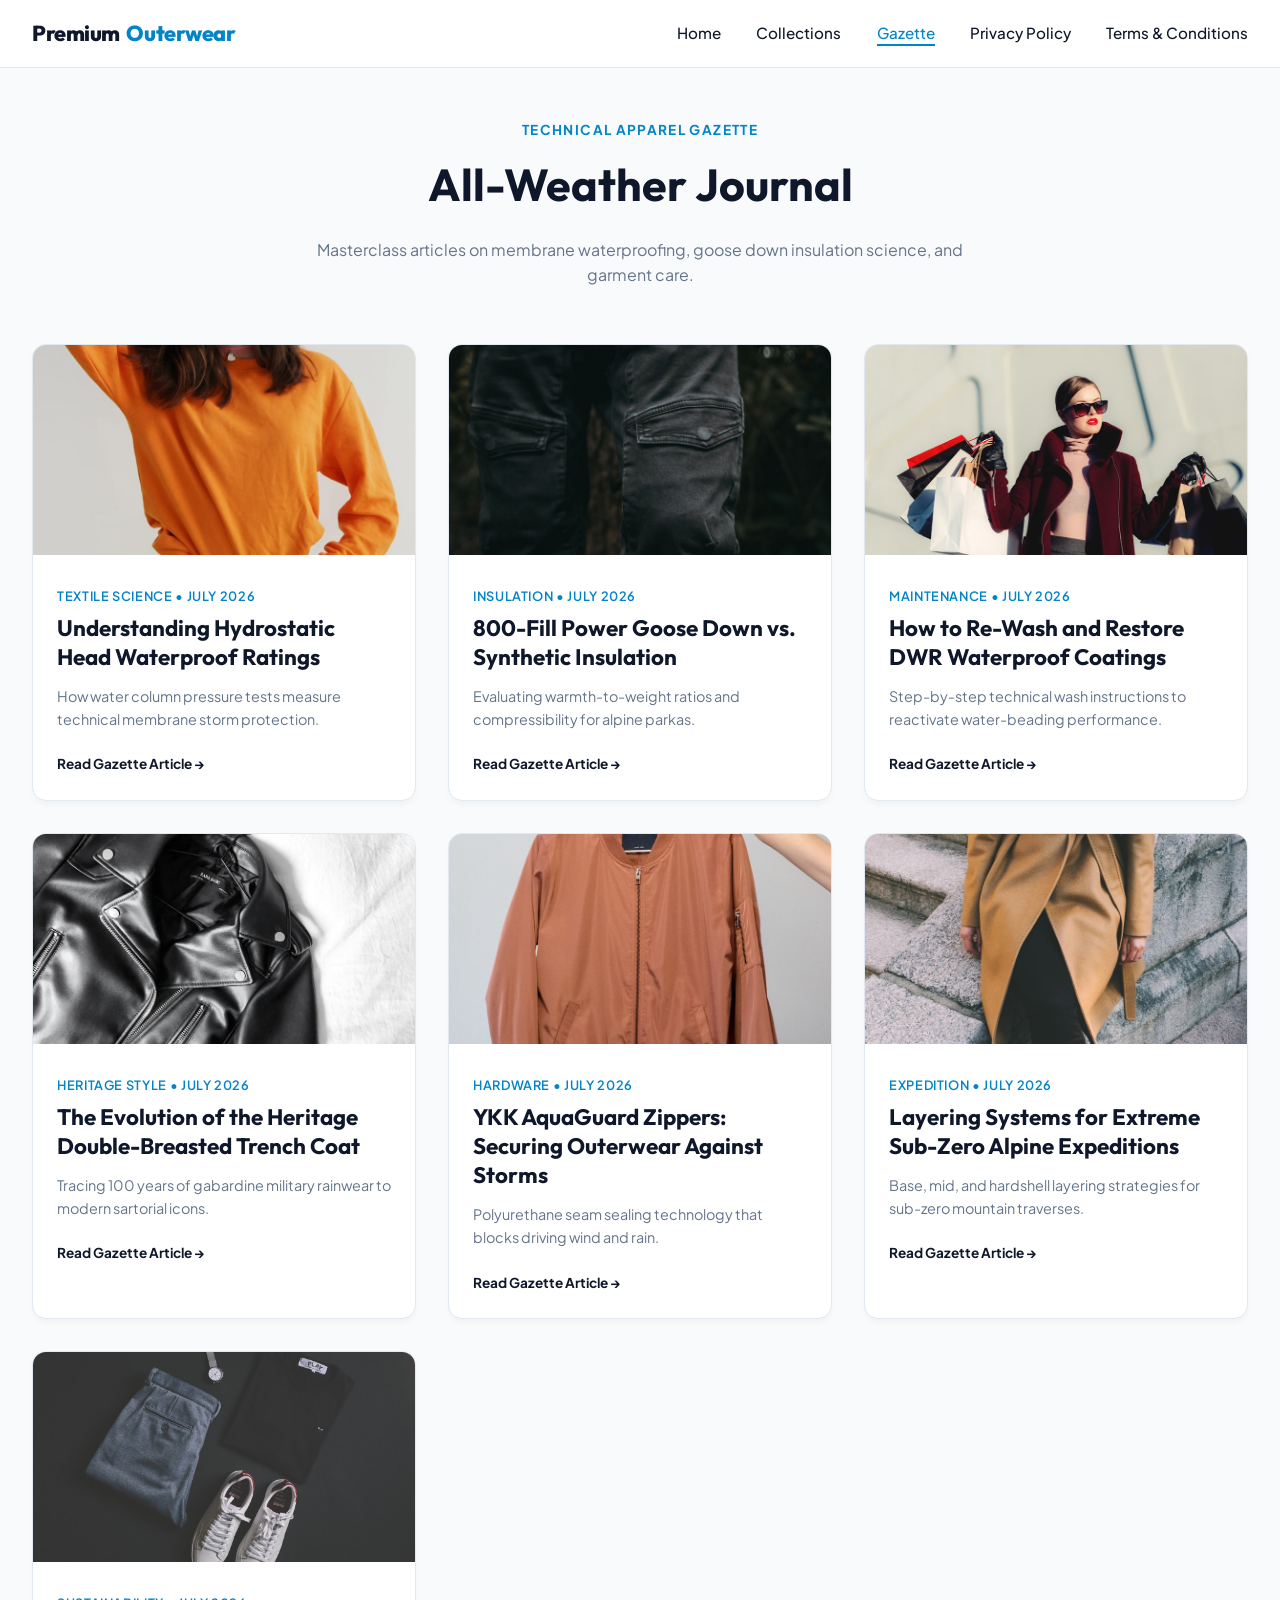
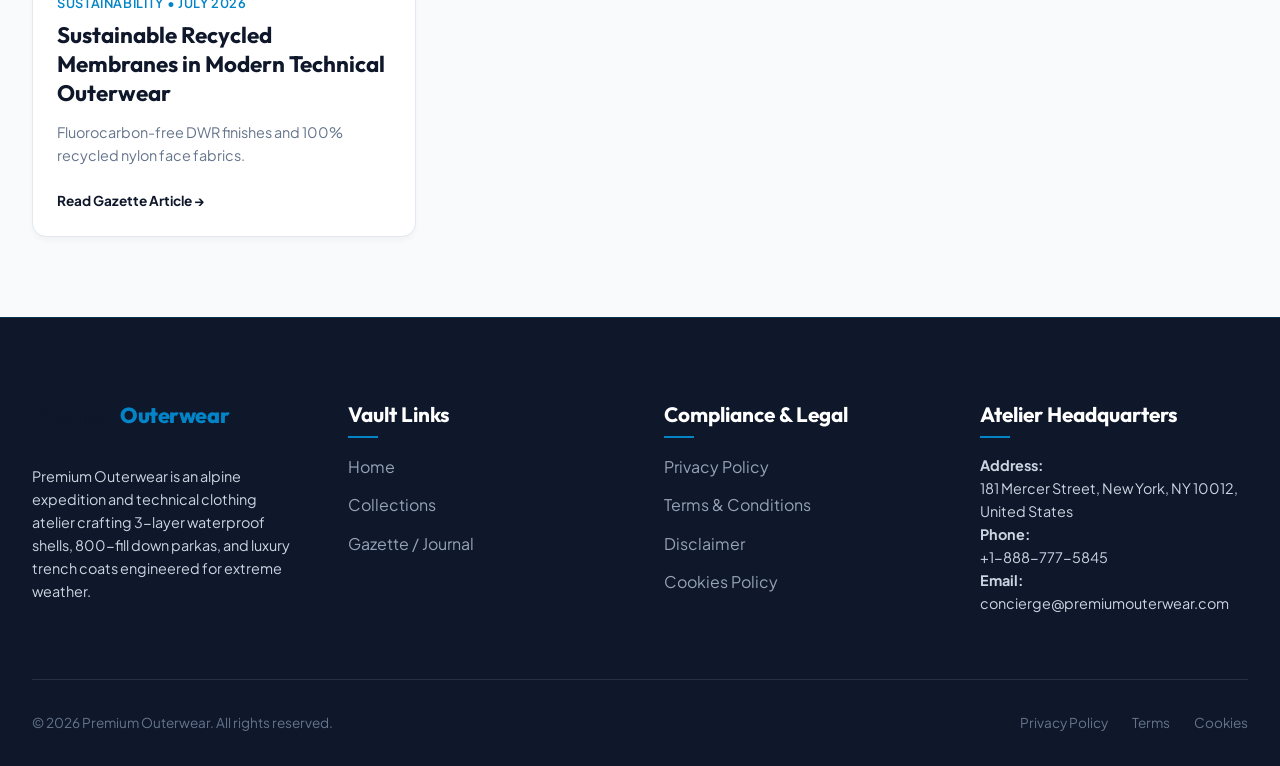
<file: blog/index.html>
<!DOCTYPE html>
<html lang="en">
<head>
    <!-- Google tag (gtag.js) -->
    <script async src="https://www.googletagmanager.com/gtag/js?id=G-0LY0HY7L01"></script>
    <script>
      window.dataLayer = window.dataLayer || [];
      function gtag(){dataLayer.push(arguments);}
      gtag('js', new Date());

      gtag('config', 'G-0LY0HY7L01');
    </script>
    <meta charset="UTF-8">
    <meta name="viewport" content="width=device-width, initial-scale=1.0">
    <meta name="description" content="Premium Outerwear Gazette - Technical papers on hydrostatic head ratings, 800-fill goose down insulation, DWR restoration, and trench history.">
    <title>Technical Outerwear Gazette Journal | Premium Outerwear</title>
    <link rel="stylesheet" href="../style.css">
</head>
<body>

    <!-- Header Navigation (Sleek Compact Logo: 1.35rem) -->
    <header>
        <nav class="navbar">
            <a href="../index.php" class="logo">Premium<span>Outerwear</span></a>
            <ul class="nav-links">
                <li><a href="../index.php">Home</a></li>
                <li><a href="../collections.html">Collections</a></li>
                <li><a href="index.html" class="active">Gazette</a></li>
                <li><a href="../privacy-policy.html">Privacy Policy</a></li>
                <li><a href="../terms.html">Terms & Conditions</a></li>
            </ul>
            <button class="menu-btn" aria-label="Toggle Navigation">
                <span></span>
                <span></span>
                <span></span>
            </button>
        </nav>
    </header>

    <!-- Main Content -->
    <main class="blog-section" style="margin-top: 3rem;">
        <div class="section-header">
            <span class="section-tag">Technical Apparel Gazette</span>
            <h2>All-Weather Journal</h2>
            <p>Masterclass articles on membrane waterproofing, goose down insulation science, and garment care.</p>
        </div>

        <div class="blog-grid">
            <div class="blog-card">
                <img src="../img/craft.jpg" alt="Hydrostatic head waterproof ratings" loading="lazy">
                <div class="blog-card-content">
                    <div class="blog-meta">Textile Science &bull; July 2026</div>
                    <h3>Understanding Hydrostatic Head Waterproof Ratings</h3>
                    <p>How water column pressure tests measure technical membrane storm protection.</p>
                    <a href="understanding-hydrostatic-head-waterproof-ratings-for-jackets.html" class="read-more">Read Gazette Article &rarr;</a>
                </div>
            </div>

            <div class="blog-card">
                <img src="../img/journal1.jpg" alt="800 fill power down" loading="lazy">
                <div class="blog-card-content">
                    <div class="blog-meta">Insulation &bull; July 2026</div>
                    <h3>800-Fill Power Goose Down vs. Synthetic Insulation</h3>
                    <p>Evaluating warmth-to-weight ratios and compressibility for alpine parkas.</p>
                    <a href="800-fill-power-goose-down-vs-synthetic-insulation-explained.html" class="read-more">Read Gazette Article &rarr;</a>
                </div>
            </div>

            <div class="blog-card">
                <img src="../img/journal2.jpg" alt="Restoring DWR coating" loading="lazy">
                <div class="blog-card-content">
                    <div class="blog-meta">Maintenance &bull; July 2026</div>
                    <h3>How to Re-Wash and Restore DWR Waterproof Coatings</h3>
                    <p>Step-by-step technical wash instructions to reactivate water-beading performance.</p>
                    <a href="how-to-re-wash-and-restore-dwr-waterproof-coatings.html" class="read-more">Read Gazette Article &rarr;</a>
                </div>
            </div>

            <div class="blog-card">
                <img src="../img/jacket1.jpg" alt="History of trench coats" loading="lazy">
                <div class="blog-card-content">
                    <div class="blog-meta">Heritage Style &bull; July 2026</div>
                    <h3>The Evolution of the Heritage Double-Breasted Trench Coat</h3>
                    <p>Tracing 100 years of gabardine military rainwear to modern sartorial icons.</p>
                    <a href="the-evolution-of-the-heritage-double-breasted-trench-coat.html" class="read-more">Read Gazette Article &rarr;</a>
                </div>
            </div>

            <div class="blog-card">
                <img src="../img/jacket2.jpg" alt="YKK AquaGuard zippers" loading="lazy">
                <div class="blog-card-content">
                    <div class="blog-meta">Hardware &bull; July 2026</div>
                    <h3>YKK AquaGuard Zippers: Securing Outerwear Against Storms</h3>
                    <p>Polyurethane seam sealing technology that blocks driving wind and rain.</p>
                    <a href="ykk-aquaguard-zippers-securing-outerwear-against-storms.html" class="read-more">Read Gazette Article &rarr;</a>
                </div>
            </div>

            <div class="blog-card">
                <img src="../img/jacket3.jpg" alt="Layering systems for sub-zero expeditions" loading="lazy">
                <div class="blog-card-content">
                    <div class="blog-meta">Expedition &bull; July 2026</div>
                    <h3>Layering Systems for Extreme Sub-Zero Alpine Expeditions</h3>
                    <p>Base, mid, and hardshell layering strategies for sub-zero mountain traverses.</p>
                    <a href="layering-systems-for-extreme-sub-zero-alpine-expeditions.html" class="read-more">Read Gazette Article &rarr;</a>
                </div>
            </div>

            <div class="blog-card">
                <img src="../img/hero_jacket.jpg" alt="Sustainable recycled membranes" loading="lazy">
                <div class="blog-card-content">
                    <div class="blog-meta">Sustainability &bull; July 2026</div>
                    <h3>Sustainable Recycled Membranes in Modern Technical Outerwear</h3>
                    <p>Fluorocarbon-free DWR finishes and 100% recycled nylon face fabrics.</p>
                    <a href="sustainable-recycled-membranes-in-modern-technical-outerwear.html" class="read-more">Read Gazette Article &rarr;</a>
                </div>
            </div>
        </div>
    </main>

    <!-- Footer (Sleek Compact Logo: 1.35rem) -->
    <footer>
        <div class="footer-container">
            <div class="footer-col" style="flex: 1.5;">
                <a href="../index.php" class="logo" style="margin-bottom: 2rem; display: inline-block;">Premium<span>Outerwear</span></a>
                <p>Premium Outerwear is an alpine expedition and technical clothing atelier crafting 3-layer waterproof shells, 800-fill down parkas, and luxury trench coats engineered for extreme weather.</p>
            </div>
            <div class="footer-col">
                <h4>Vault Links</h4>
                <ul>
                    <li><a href="../index.php">Home</a></li>
                    <li><a href="../collections.html">Collections</a></li>
                    <li><a href="index.html">Gazette / Journal</a></li>
                </ul>
            </div>
            <div class="footer-col">
                <h4>Compliance & Legal</h4>
                <ul>
                    <li><a href="../privacy-policy.html">Privacy Policy</a></li>
                    <li><a href="../terms.html">Terms & Conditions</a></li>
                    <li><a href="../disclaimer.html">Disclaimer</a></li>
                    <li><a href="../cookies.html">Cookies Policy</a></li>
                </ul>
            </div>
            <div class="footer-col" style="flex: 1.2;">
                <h4>Atelier Headquarters</h4>
                <p><strong>Address:</strong><br>181 Mercer Street, New York, NY 10012, United States</p>
                <p><strong>Phone:</strong><br>+1-888-777-5845</p>
                <p><strong>Email:</strong><br>concierge@premiumouterwear.com</p>
            </div>
        </div>
        <div class="footer-bottom">
            <p>&copy; 2026 Premium Outerwear. All rights reserved.</p>
            <div class="footer-bottom-links">
                <a href="../privacy-policy.html">Privacy Policy</a>
                <a href="../terms.html">Terms</a>
                <a href="../cookies.html">Cookies</a>
            </div>
        </div>
    </footer>

    <script src="../script.js"></script>
</body>
</html>
</file>
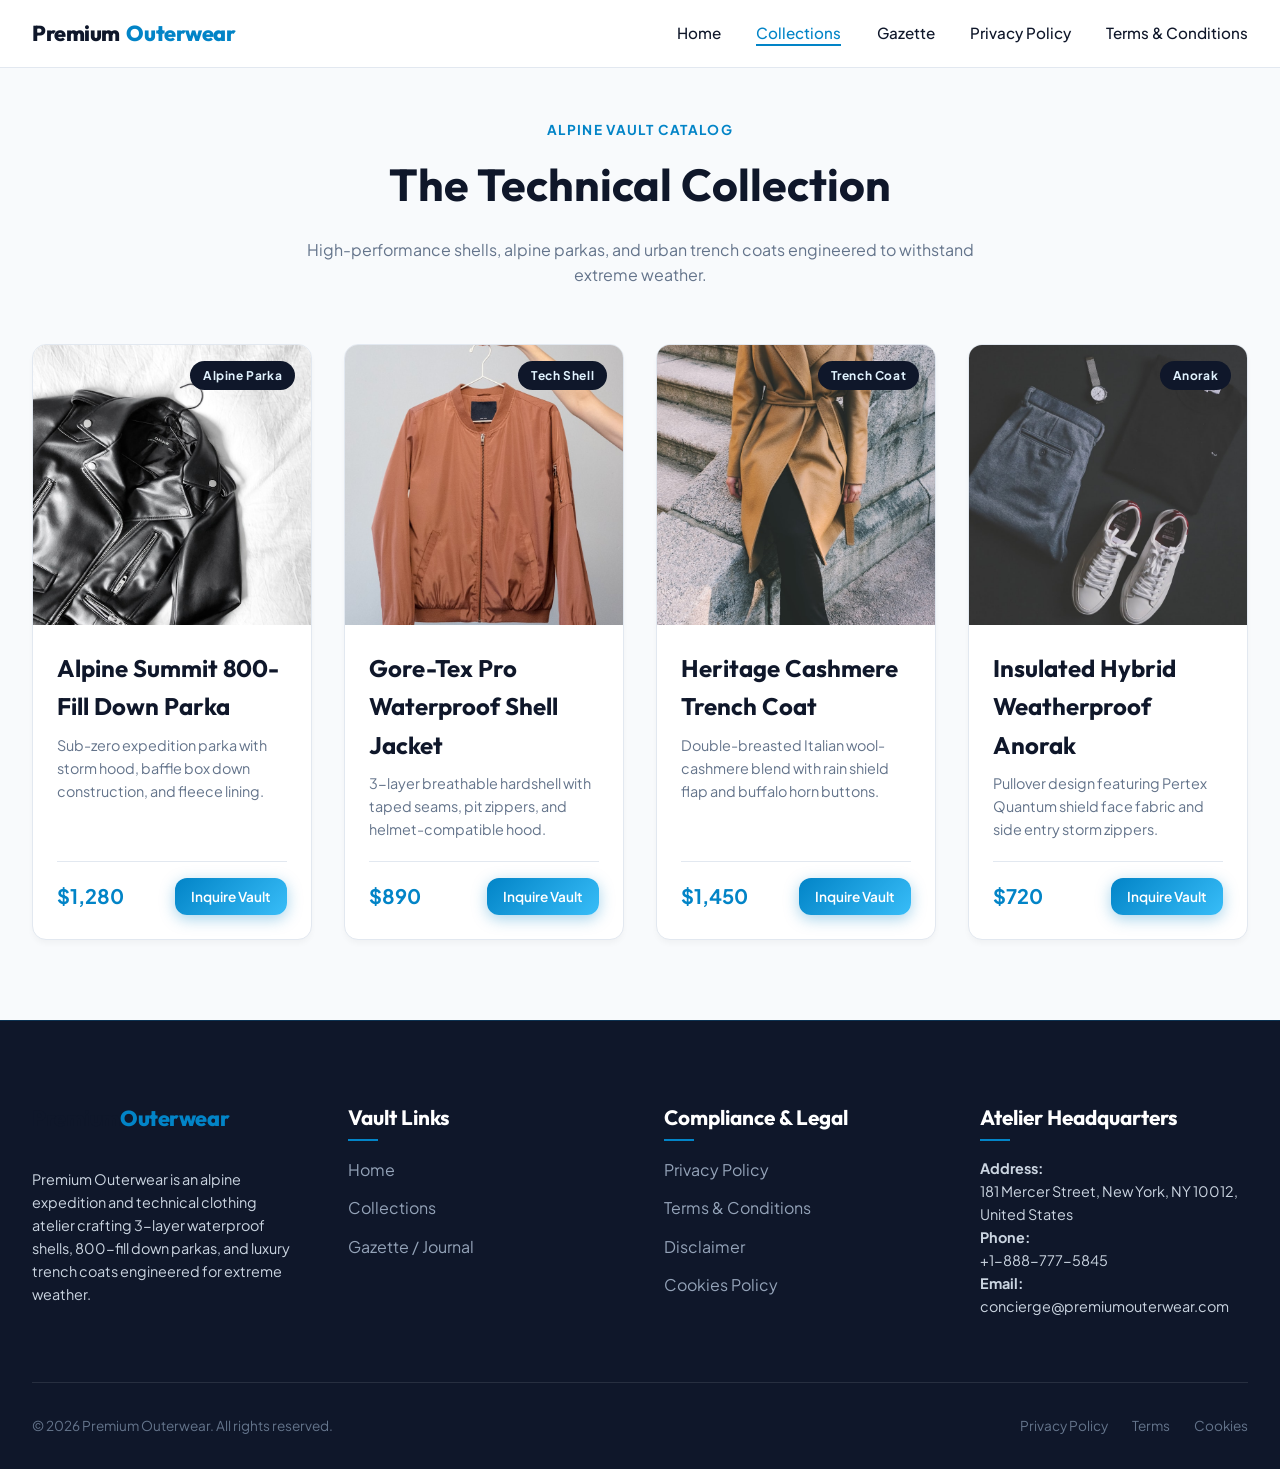
<file: collections.html>
<!DOCTYPE html>
<html lang="en">
<head>
    <!-- Google tag (gtag.js) -->
    <script async src="https://www.googletagmanager.com/gtag/js?id=G-0LY0HY7L01"></script>
    <script>
      window.dataLayer = window.dataLayer || [];
      function gtag(){dataLayer.push(arguments);}
      gtag('js', new Date());

      gtag('config', 'G-0LY0HY7L01');
    </script>
    <meta charset="UTF-8">
    <meta name="viewport" content="width=device-width, initial-scale=1.0">
    <meta name="description" content="Explore the Premium Outerwear vault of alpine expedition parkas, Gore-Tex Pro waterproof shells, and luxury trench coats.">
    <title>Outerwear Vault & Collections | Premium Outerwear</title>
    <link rel="stylesheet" href="style.css">
</head>
<body>

    <!-- Header Navigation (Sleek Compact Logo: 1.35rem) -->
    <header>
        <nav class="navbar">
            <a href="index.php" class="logo">Premium<span>Outerwear</span></a>
            <ul class="nav-links">
                <li><a href="index.php">Home</a></li>
                <li><a href="collections.html" class="active">Collections</a></li>
                <li><a href="blog/index.html">Gazette</a></li>
                <li><a href="privacy-policy.html">Privacy Policy</a></li>
                <li><a href="terms.html">Terms & Conditions</a></li>
            </ul>
            <button class="menu-btn" aria-label="Toggle Navigation">
                <span></span>
                <span></span>
                <span></span>
            </button>
        </nav>
    </header>

    <!-- Main Content -->
    <main class="catalog" style="margin-top: 3rem;">
        <div class="section-header">
            <span class="section-tag">Alpine Vault Catalog</span>
            <h2>The Technical Collection</h2>
            <p>High-performance shells, alpine parkas, and urban trench coats engineered to withstand extreme weather.</p>
        </div>

        <div class="product-grid">
            <div class="product-card">
                <div class="product-img">
                    <img src="img/jacket1.jpg" alt="Alpine Summit 800-Fill Goose Down Parka" loading="lazy">
                    <span class="product-tag">Alpine Parka</span>
                </div>
                <div class="product-info">
                    <h3>Alpine Summit 800-Fill Down Parka</h3>
                    <p>Sub-zero expedition parka with storm hood, baffle box down construction, and fleece lining.</p>
                    <div class="product-bottom">
                        <span class="price">$1,280</span>
                        <a href="#" class="btn btn-primary" style="padding: 0.5rem 1rem; font-size: 0.85rem;">Inquire Vault</a>
                    </div>
                </div>
            </div>

            <div class="product-card">
                <div class="product-img">
                    <img src="img/jacket2.jpg" alt="Gore-Tex Pro Waterproof Shell Jacket" loading="lazy">
                    <span class="product-tag">Tech Shell</span>
                </div>
                <div class="product-info">
                    <h3>Gore-Tex Pro Waterproof Shell Jacket</h3>
                    <p>3-layer breathable hardshell with taped seams, pit zippers, and helmet-compatible hood.</p>
                    <div class="product-bottom">
                        <span class="price">$890</span>
                        <a href="#" class="btn btn-primary" style="padding: 0.5rem 1rem; font-size: 0.85rem;">Inquire Vault</a>
                    </div>
                </div>
            </div>

            <div class="product-card">
                <div class="product-img">
                    <img src="img/jacket3.jpg" alt="Heritage Double-Breasted Cashmere Trench" loading="lazy">
                    <span class="product-tag">Trench Coat</span>
                </div>
                <div class="product-info">
                    <h3>Heritage Cashmere Trench Coat</h3>
                    <p>Double-breasted Italian wool-cashmere blend with rain shield flap and buffalo horn buttons.</p>
                    <div class="product-bottom">
                        <span class="price">$1,450</span>
                        <a href="#" class="btn btn-primary" style="padding: 0.5rem 1rem; font-size: 0.85rem;">Inquire Vault</a>
                    </div>
                </div>
            </div>

            <div class="product-card">
                <div class="product-img">
                    <img src="img/hero_jacket.jpg" alt="Insulated Hybrid Weatherproof Anorak" loading="lazy">
                    <span class="product-tag">Anorak</span>
                </div>
                <div class="product-info">
                    <h3>Insulated Hybrid Weatherproof Anorak</h3>
                    <p>Pullover design featuring Pertex Quantum shield face fabric and side entry storm zippers.</p>
                    <div class="product-bottom">
                        <span class="price">$720</span>
                        <a href="#" class="btn btn-primary" style="padding: 0.5rem 1rem; font-size: 0.85rem;">Inquire Vault</a>
                    </div>
                </div>
            </div>
        </div>
    </main>

    <!-- Footer (Sleek Compact Logo: 1.35rem) -->
    <footer>
        <div class="footer-container">
            <div class="footer-col" style="flex: 1.5;">
                <a href="index.php" class="logo" style="margin-bottom: 2rem; display: inline-block;">Premium<span>Outerwear</span></a>
                <p>Premium Outerwear is an alpine expedition and technical clothing atelier crafting 3-layer waterproof shells, 800-fill down parkas, and luxury trench coats engineered for extreme weather.</p>
            </div>
            <div class="footer-col">
                <h4>Vault Links</h4>
                <ul>
                    <li><a href="index.php">Home</a></li>
                    <li><a href="collections.html">Collections</a></li>
                    <li><a href="blog/index.html">Gazette / Journal</a></li>
                </ul>
            </div>
            <div class="footer-col">
                <h4>Compliance & Legal</h4>
                <ul>
                    <li><a href="privacy-policy.html">Privacy Policy</a></li>
                    <li><a href="terms.html">Terms & Conditions</a></li>
                    <li><a href="disclaimer.html">Disclaimer</a></li>
                    <li><a href="cookies.html">Cookies Policy</a></li>
                </ul>
            </div>
            <div class="footer-col" style="flex: 1.2;">
                <h4>Atelier Headquarters</h4>
                <p><strong>Address:</strong><br>181 Mercer Street, New York, NY 10012, United States</p>
                <p><strong>Phone:</strong><br>+1-888-777-5845</p>
                <p><strong>Email:</strong><br>concierge@premiumouterwear.com</p>
            </div>
        </div>
        <div class="footer-bottom">
            <p>&copy; 2026 Premium Outerwear. All rights reserved.</p>
            <div class="footer-bottom-links">
                <a href="privacy-policy.html">Privacy Policy</a>
                <a href="terms.html">Terms</a>
                <a href="cookies.html">Cookies</a>
            </div>
        </div>
    </footer>

    <script src="script.js"></script>
</body>
</html>
</file>
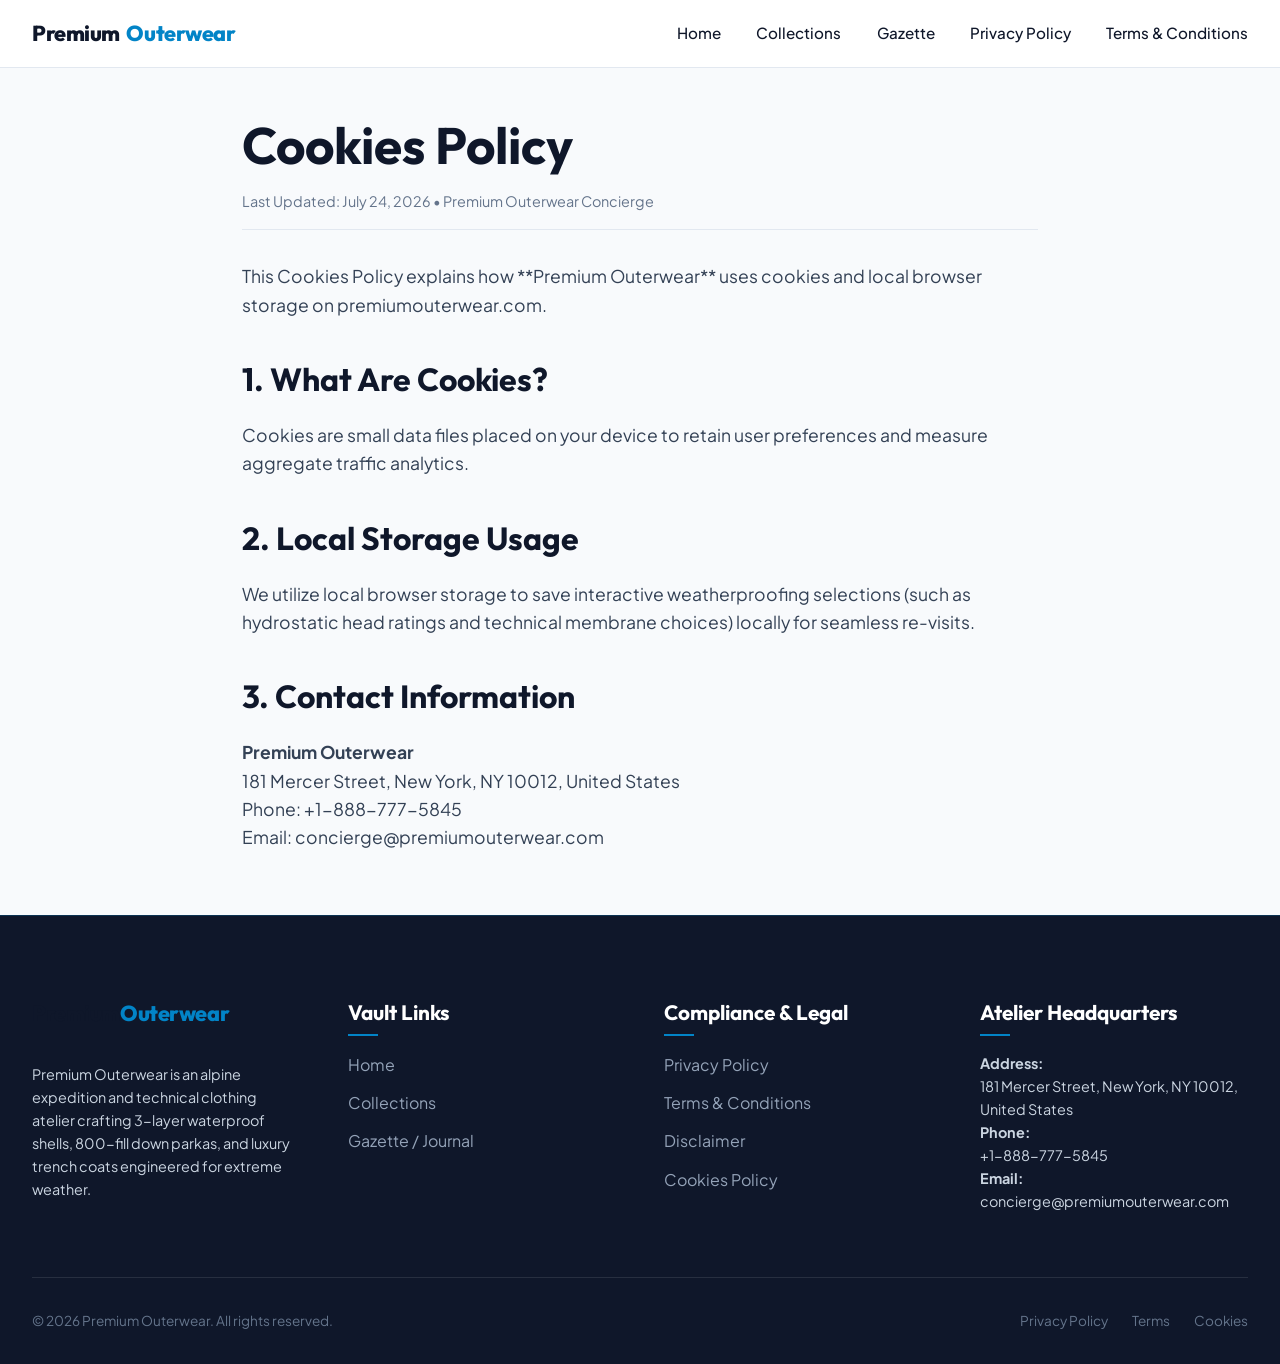
<file: cookies.html>
<!DOCTYPE html>
<html lang="en">
<head>
    <!-- Google tag (gtag.js) -->
    <script async src="https://www.googletagmanager.com/gtag/js?id=G-0LY0HY7L01"></script>
    <script>
      window.dataLayer = window.dataLayer || [];
      function gtag(){dataLayer.push(arguments);}
      gtag('js', new Date());

      gtag('config', 'G-0LY0HY7L01');
    </script>
    <meta charset="UTF-8">
    <meta name="viewport" content="width=device-width, initial-scale=1.0">
    <meta name="description" content="Cookies Policy for Premium Outerwear. Learn how cookies and local storage enhance site interaction.">
    <title>Cookies Policy | Premium Outerwear</title>
    <link rel="stylesheet" href="style.css">
</head>
<body>

    <!-- Header Navigation (Sleek Compact Logo: 1.35rem) -->
    <header>
        <nav class="navbar">
            <a href="index.php" class="logo">Premium<span>Outerwear</span></a>
            <ul class="nav-links">
                <li><a href="index.php">Home</a></li>
                <li><a href="collections.html">Collections</a></li>
                <li><a href="blog/index.html">Gazette</a></li>
                <li><a href="privacy-policy.html">Privacy Policy</a></li>
                <li><a href="terms.html">Terms & Conditions</a></li>
            </ul>
            <button class="menu-btn" aria-label="Toggle Navigation">
                <span></span>
                <span></span>
                <span></span>
            </button>
        </nav>
    </header>

    <!-- Main Content -->
    <main class="blog-page" style="margin-top: 3rem;">
        <h1>Cookies Policy</h1>
        <div class="meta-info">Last Updated: July 24, 2026 &bull; Premium Outerwear Concierge</div>

        <div class="blog-content">
            <p>This Cookies Policy explains how **Premium Outerwear** uses cookies and local browser storage on premiumouterwear.com.</p>

            <h2>1. What Are Cookies?</h2>
            <p>Cookies are small data files placed on your device to retain user preferences and measure aggregate traffic analytics.</p>

            <h2>2. Local Storage Usage</h2>
            <p>We utilize local browser storage to save interactive weatherproofing selections (such as hydrostatic head ratings and technical membrane choices) locally for seamless re-visits.</p>

            <h2>3. Contact Information</h2>
            <p>
                <strong>Premium Outerwear</strong><br>
                181 Mercer Street, New York, NY 10012, United States<br>
                Phone: +1-888-777-5845<br>
                Email: concierge@premiumouterwear.com
            </p>
        </div>
    </main>

    <!-- Footer (Sleek Compact Logo: 1.35rem) -->
    <footer>
        <div class="footer-container">
            <div class="footer-col" style="flex: 1.5;">
                <a href="index.php" class="logo" style="margin-bottom: 2rem; display: inline-block;">Premium<span>Outerwear</span></a>
                <p>Premium Outerwear is an alpine expedition and technical clothing atelier crafting 3-layer waterproof shells, 800-fill down parkas, and luxury trench coats engineered for extreme weather.</p>
            </div>
            <div class="footer-col">
                <h4>Vault Links</h4>
                <ul>
                    <li><a href="index.php">Home</a></li>
                    <li><a href="collections.html">Collections</a></li>
                    <li><a href="blog/index.html">Gazette / Journal</a></li>
                </ul>
            </div>
            <div class="footer-col">
                <h4>Compliance & Legal</h4>
                <ul>
                    <li><a href="privacy-policy.html">Privacy Policy</a></li>
                    <li><a href="terms.html">Terms & Conditions</a></li>
                    <li><a href="disclaimer.html">Disclaimer</a></li>
                    <li><a href="cookies.html">Cookies Policy</a></li>
                </ul>
            </div>
            <div class="footer-col" style="flex: 1.2;">
                <h4>Atelier Headquarters</h4>
                <p><strong>Address:</strong><br>181 Mercer Street, New York, NY 10012, United States</p>
                <p><strong>Phone:</strong><br>+1-888-777-5845</p>
                <p><strong>Email:</strong><br>concierge@premiumouterwear.com</p>
            </div>
        </div>
        <div class="footer-bottom">
            <p>&copy; 2026 Premium Outerwear. All rights reserved.</p>
            <div class="footer-bottom-links">
                <a href="privacy-policy.html">Privacy Policy</a>
                <a href="terms.html">Terms</a>
                <a href="cookies.html">Cookies</a>
            </div>
        </div>
    </footer>

    <script src="script.js"></script>
</body>
</html>
</file>
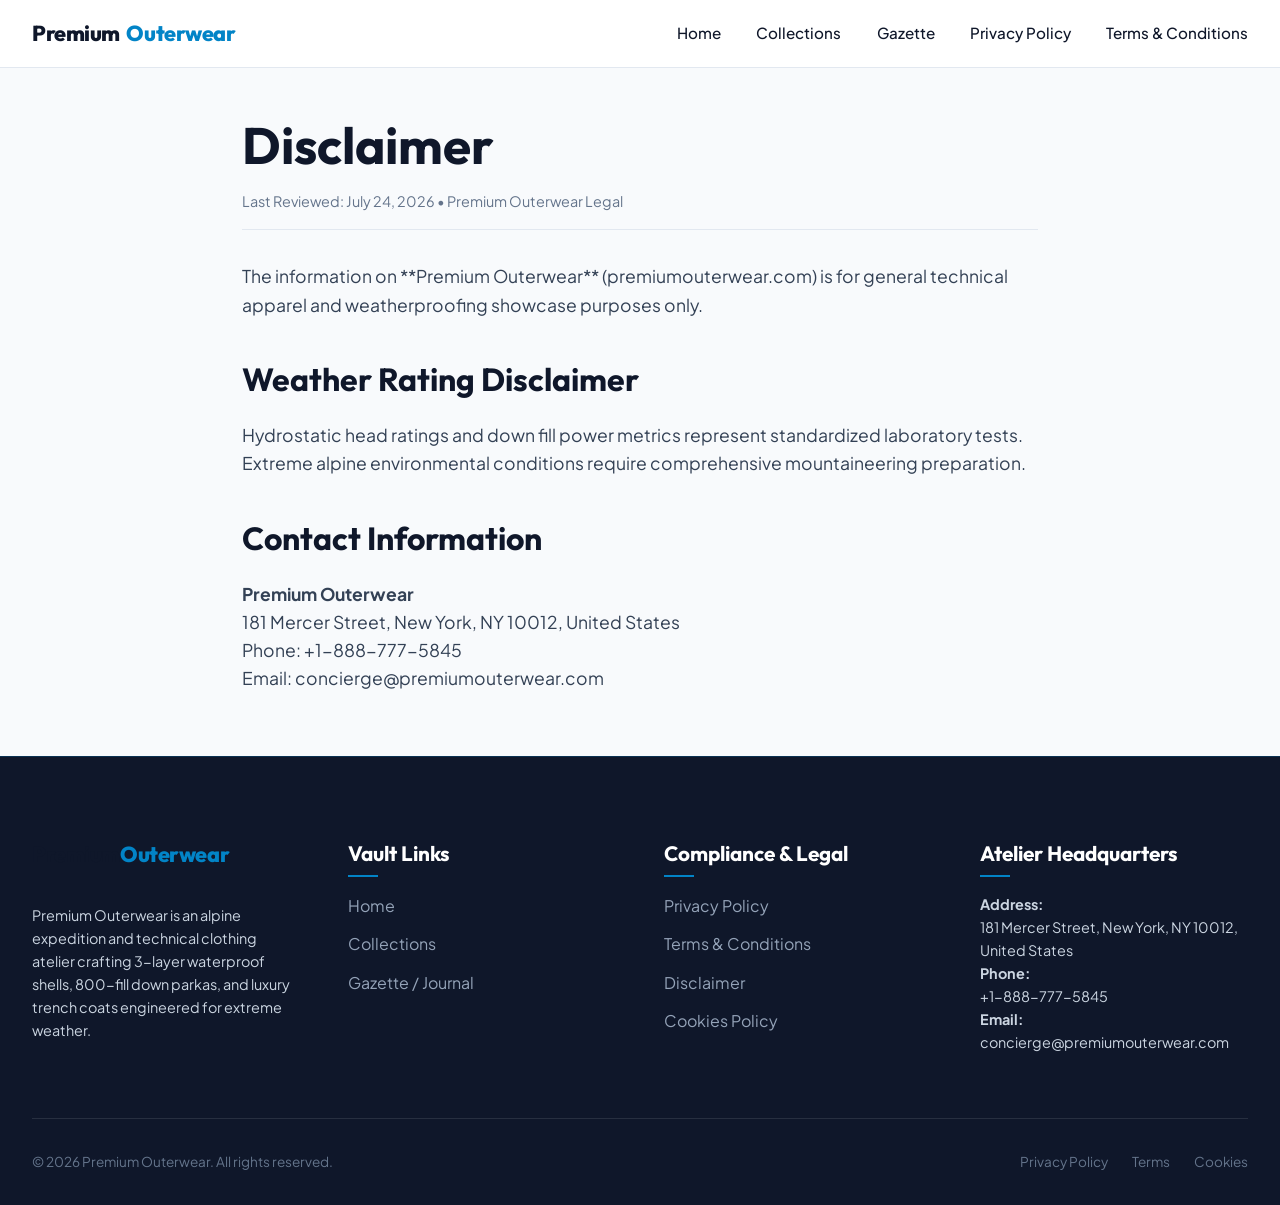
<file: disclaimer.html>
<!DOCTYPE html>
<html lang="en">
<head>
    <!-- Google tag (gtag.js) -->
    <script async src="https://www.googletagmanager.com/gtag/js?id=G-0LY0HY7L01"></script>
    <script>
      window.dataLayer = window.dataLayer || [];
      function gtag(){dataLayer.push(arguments);}
      gtag('js', new Date());

      gtag('config', 'G-0LY0HY7L01');
    </script>
    <meta charset="UTF-8">
    <meta name="viewport" content="width=device-width, initial-scale=1.0">
    <meta name="description" content="Disclaimer for Premium Outerwear. Read our weather performance and product disclaimers.">
    <title>Disclaimer | Premium Outerwear</title>
    <link rel="stylesheet" href="style.css">
</head>
<body>

    <!-- Header Navigation (Sleek Compact Logo: 1.35rem) -->
    <header>
        <nav class="navbar">
            <a href="index.php" class="logo">Premium<span>Outerwear</span></a>
            <ul class="nav-links">
                <li><a href="index.php">Home</a></li>
                <li><a href="collections.html">Collections</a></li>
                <li><a href="blog/index.html">Gazette</a></li>
                <li><a href="privacy-policy.html">Privacy Policy</a></li>
                <li><a href="terms.html">Terms & Conditions</a></li>
            </ul>
            <button class="menu-btn" aria-label="Toggle Navigation">
                <span></span>
                <span></span>
                <span></span>
            </button>
        </nav>
    </header>

    <!-- Main Content -->
    <main class="blog-page" style="margin-top: 3rem;">
        <h1>Disclaimer</h1>
        <div class="meta-info">Last Reviewed: July 24, 2026 &bull; Premium Outerwear Legal</div>

        <div class="blog-content">
            <p>The information on **Premium Outerwear** (premiumouterwear.com) is for general technical apparel and weatherproofing showcase purposes only.</p>

            <h2>Weather Rating Disclaimer</h2>
            <p>Hydrostatic head ratings and down fill power metrics represent standardized laboratory tests. Extreme alpine environmental conditions require comprehensive mountaineering preparation.</p>

            <h2>Contact Information</h2>
            <p>
                <strong>Premium Outerwear</strong><br>
                181 Mercer Street, New York, NY 10012, United States<br>
                Phone: +1-888-777-5845<br>
                Email: concierge@premiumouterwear.com
            </p>
        </div>
    </main>

    <!-- Footer (Sleek Compact Logo: 1.35rem) -->
    <footer>
        <div class="footer-container">
            <div class="footer-col" style="flex: 1.5;">
                <a href="index.php" class="logo" style="margin-bottom: 2rem; display: inline-block;">Premium<span>Outerwear</span></a>
                <p>Premium Outerwear is an alpine expedition and technical clothing atelier crafting 3-layer waterproof shells, 800-fill down parkas, and luxury trench coats engineered for extreme weather.</p>
            </div>
            <div class="footer-col">
                <h4>Vault Links</h4>
                <ul>
                    <li><a href="index.php">Home</a></li>
                    <li><a href="collections.html">Collections</a></li>
                    <li><a href="blog/index.html">Gazette / Journal</a></li>
                </ul>
            </div>
            <div class="footer-col">
                <h4>Compliance & Legal</h4>
                <ul>
                    <li><a href="privacy-policy.html">Privacy Policy</a></li>
                    <li><a href="terms.html">Terms & Conditions</a></li>
                    <li><a href="disclaimer.html">Disclaimer</a></li>
                    <li><a href="cookies.html">Cookies Policy</a></li>
                </ul>
            </div>
            <div class="footer-col" style="flex: 1.2;">
                <h4>Atelier Headquarters</h4>
                <p><strong>Address:</strong><br>181 Mercer Street, New York, NY 10012, United States</p>
                <p><strong>Phone:</strong><br>+1-888-777-5845</p>
                <p><strong>Email:</strong><br>concierge@premiumouterwear.com</p>
            </div>
        </div>
        <div class="footer-bottom">
            <p>&copy; 2026 Premium Outerwear. All rights reserved.</p>
            <div class="footer-bottom-links">
                <a href="privacy-policy.html">Privacy Policy</a>
                <a href="terms.html">Terms</a>
                <a href="cookies.html">Cookies</a>
            </div>
        </div>
    </footer>

    <script src="script.js"></script>
</body>
</html>
</file>
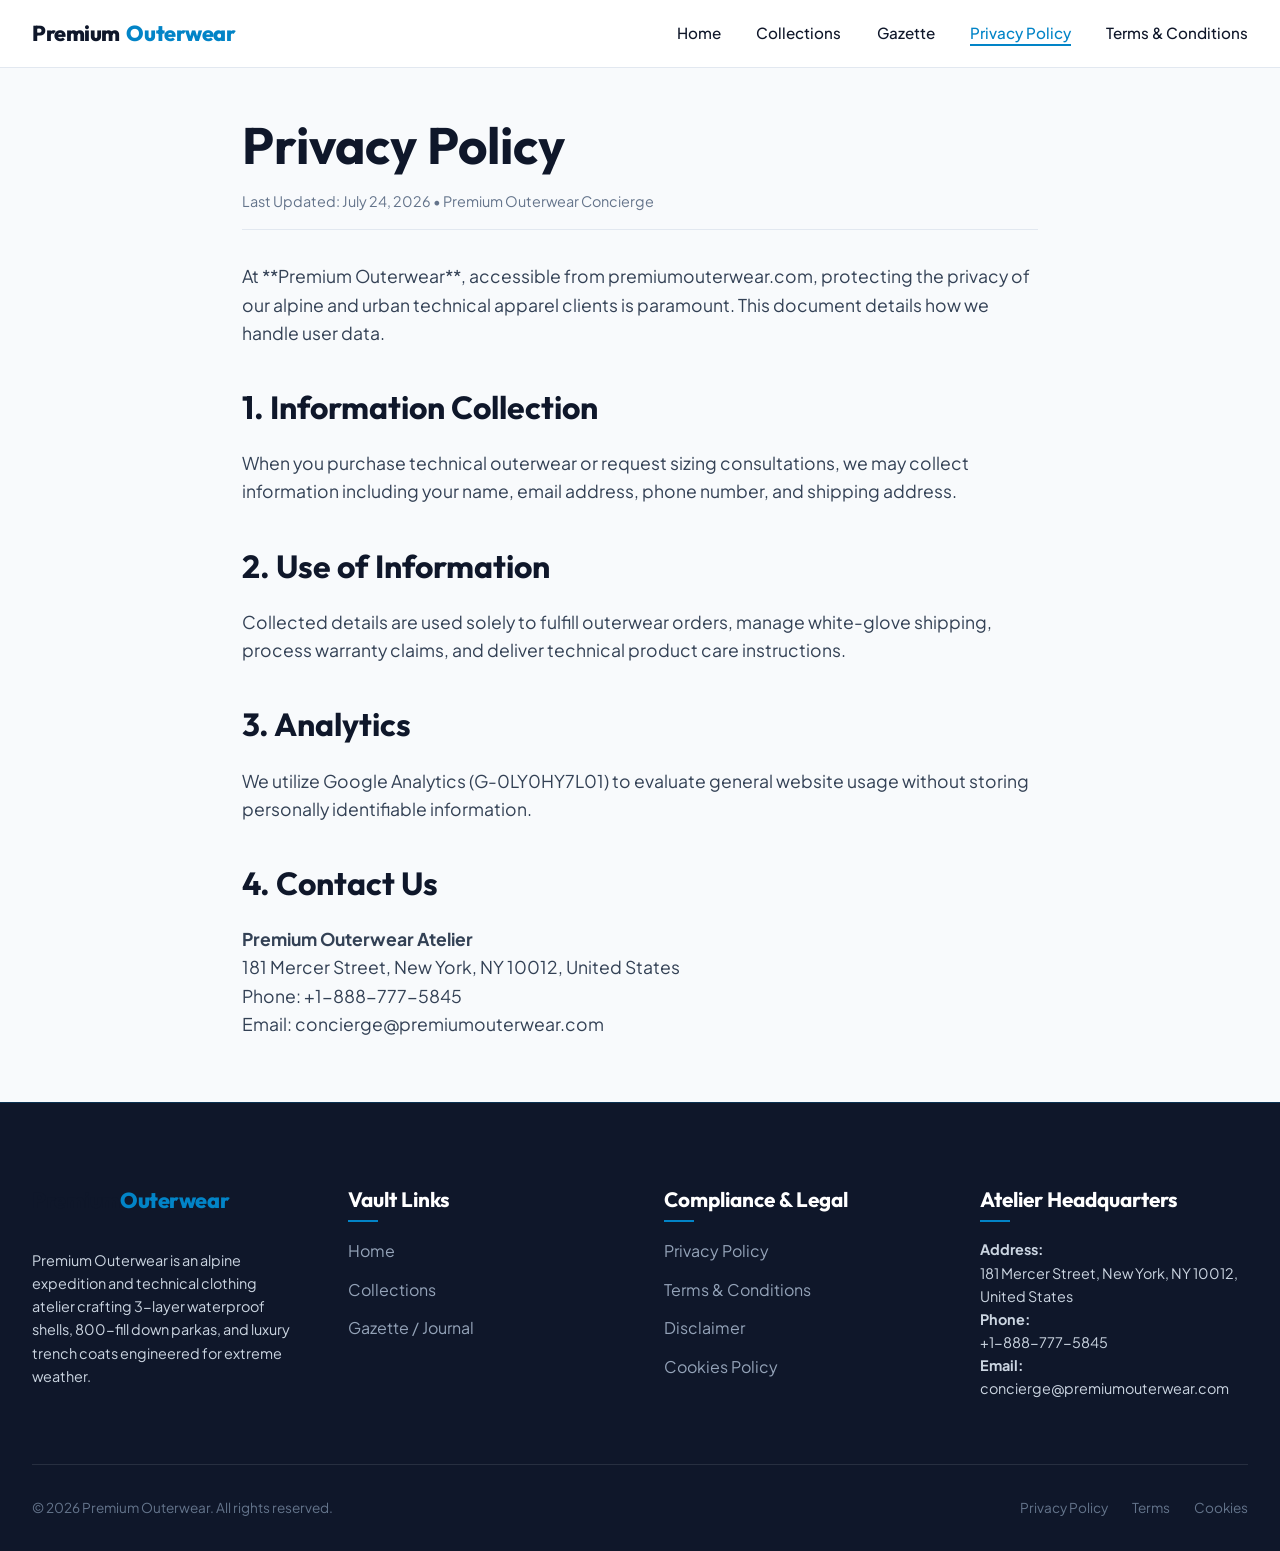
<file: privacy-policy.html>
<!DOCTYPE html>
<html lang="en">
<head>
    <!-- Google tag (gtag.js) -->
    <script async src="https://www.googletagmanager.com/gtag/js?id=G-0LY0HY7L01"></script>
    <script>
      window.dataLayer = window.dataLayer || [];
      function gtag(){dataLayer.push(arguments);}
      gtag('js', new Date());

      gtag('config', 'G-0LY0HY7L01');
    </script>
    <meta charset="UTF-8">
    <meta name="viewport" content="width=device-width, initial-scale=1.0">
    <meta name="description" content="Privacy Policy for Premium Outerwear. Learn about our commitment to user privacy and data security.">
    <title>Privacy Policy | Premium Outerwear</title>
    <link rel="stylesheet" href="style.css">
</head>
<body>

    <!-- Header Navigation (Sleek Compact Logo: 1.35rem) -->
    <header>
        <nav class="navbar">
            <a href="index.php" class="logo">Premium<span>Outerwear</span></a>
            <ul class="nav-links">
                <li><a href="index.php">Home</a></li>
                <li><a href="collections.html">Collections</a></li>
                <li><a href="blog/index.html">Gazette</a></li>
                <li><a href="privacy-policy.html" class="active">Privacy Policy</a></li>
                <li><a href="terms.html">Terms & Conditions</a></li>
            </ul>
            <button class="menu-btn" aria-label="Toggle Navigation">
                <span></span>
                <span></span>
                <span></span>
            </button>
        </nav>
    </header>

    <!-- Main Content -->
    <main class="blog-page" style="margin-top: 3rem;">
        <h1>Privacy Policy</h1>
        <div class="meta-info">Last Updated: July 24, 2026 &bull; Premium Outerwear Concierge</div>

        <div class="blog-content">
            <p>At **Premium Outerwear**, accessible from premiumouterwear.com, protecting the privacy of our alpine and urban technical apparel clients is paramount. This document details how we handle user data.</p>

            <h2>1. Information Collection</h2>
            <p>When you purchase technical outerwear or request sizing consultations, we may collect information including your name, email address, phone number, and shipping address.</p>

            <h2>2. Use of Information</h2>
            <p>Collected details are used solely to fulfill outerwear orders, manage white-glove shipping, process warranty claims, and deliver technical product care instructions.</p>

            <h2>3. Analytics</h2>
            <p>We utilize Google Analytics (G-0LY0HY7L01) to evaluate general website usage without storing personally identifiable information.</p>

            <h2>4. Contact Us</h2>
            <p>
                <strong>Premium Outerwear Atelier</strong><br>
                181 Mercer Street, New York, NY 10012, United States<br>
                Phone: +1-888-777-5845<br>
                Email: concierge@premiumouterwear.com
            </p>
        </div>
    </main>

    <!-- Footer (Sleek Compact Logo: 1.35rem) -->
    <footer>
        <div class="footer-container">
            <div class="footer-col" style="flex: 1.5;">
                <a href="index.php" class="logo" style="margin-bottom: 2rem; display: inline-block;">Premium<span>Outerwear</span></a>
                <p>Premium Outerwear is an alpine expedition and technical clothing atelier crafting 3-layer waterproof shells, 800-fill down parkas, and luxury trench coats engineered for extreme weather.</p>
            </div>
            <div class="footer-col">
                <h4>Vault Links</h4>
                <ul>
                    <li><a href="index.php">Home</a></li>
                    <li><a href="collections.html">Collections</a></li>
                    <li><a href="blog/index.html">Gazette / Journal</a></li>
                </ul>
            </div>
            <div class="footer-col">
                <h4>Compliance & Legal</h4>
                <ul>
                    <li><a href="privacy-policy.html">Privacy Policy</a></li>
                    <li><a href="terms.html">Terms & Conditions</a></li>
                    <li><a href="disclaimer.html">Disclaimer</a></li>
                    <li><a href="cookies.html">Cookies Policy</a></li>
                </ul>
            </div>
            <div class="footer-col" style="flex: 1.2;">
                <h4>Atelier Headquarters</h4>
                <p><strong>Address:</strong><br>181 Mercer Street, New York, NY 10012, United States</p>
                <p><strong>Phone:</strong><br>+1-888-777-5845</p>
                <p><strong>Email:</strong><br>concierge@premiumouterwear.com</p>
            </div>
        </div>
        <div class="footer-bottom">
            <p>&copy; 2026 Premium Outerwear. All rights reserved.</p>
            <div class="footer-bottom-links">
                <a href="privacy-policy.html">Privacy Policy</a>
                <a href="terms.html">Terms</a>
                <a href="cookies.html">Cookies</a>
            </div>
        </div>
    </footer>

    <script src="script.js"></script>
</body>
</html>
</file>
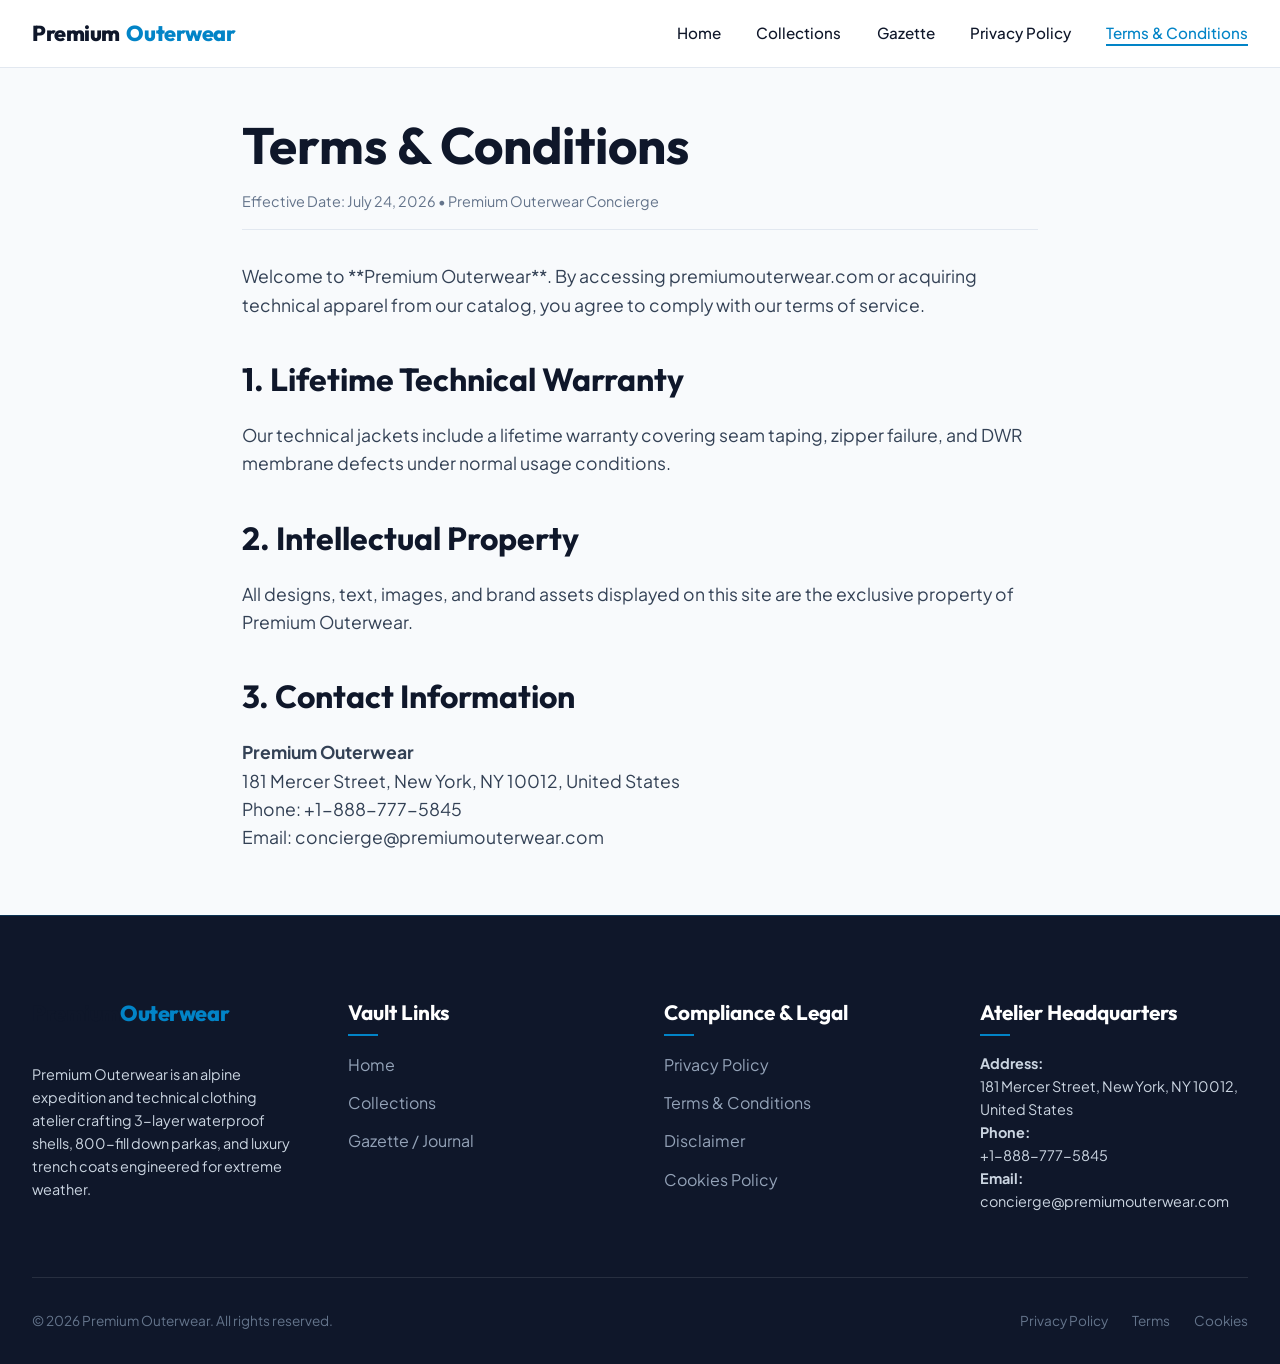
<file: terms.html>
<!DOCTYPE html>
<html lang="en">
<head>
    <!-- Google tag (gtag.js) -->
    <script async src="https://www.googletagmanager.com/gtag/js?id=G-0LY0HY7L01"></script>
    <script>
      window.dataLayer = window.dataLayer || [];
      function gtag(){dataLayer.push(arguments);}
      gtag('js', new Date());

      gtag('config', 'G-0LY0HY7L01');
    </script>
    <meta charset="UTF-8">
    <meta name="viewport" content="width=device-width, initial-scale=1.0">
    <meta name="description" content="Terms & Conditions for Premium Outerwear. Review our service terms, warranty, and return policies.">
    <title>Terms & Conditions | Premium Outerwear</title>
    <link rel="stylesheet" href="style.css">
</head>
<body>

    <!-- Header Navigation (Sleek Compact Logo: 1.35rem) -->
    <header>
        <nav class="navbar">
            <a href="index.php" class="logo">Premium<span>Outerwear</span></a>
            <ul class="nav-links">
                <li><a href="index.php">Home</a></li>
                <li><a href="collections.html">Collections</a></li>
                <li><a href="blog/index.html">Gazette</a></li>
                <li><a href="privacy-policy.html">Privacy Policy</a></li>
                <li><a href="terms.html" class="active">Terms & Conditions</a></li>
            </ul>
            <button class="menu-btn" aria-label="Toggle Navigation">
                <span></span>
                <span></span>
                <span></span>
            </button>
        </nav>
    </header>

    <!-- Main Content -->
    <main class="blog-page" style="margin-top: 3rem;">
        <h1>Terms & Conditions</h1>
        <div class="meta-info">Effective Date: July 24, 2026 &bull; Premium Outerwear Concierge</div>

        <div class="blog-content">
            <p>Welcome to **Premium Outerwear**. By accessing premiumouterwear.com or acquiring technical apparel from our catalog, you agree to comply with our terms of service.</p>

            <h2>1. Lifetime Technical Warranty</h2>
            <p>Our technical jackets include a lifetime warranty covering seam taping, zipper failure, and DWR membrane defects under normal usage conditions.</p>

            <h2>2. Intellectual Property</h2>
            <p>All designs, text, images, and brand assets displayed on this site are the exclusive property of Premium Outerwear.</p>

            <h2>3. Contact Information</h2>
            <p>
                <strong>Premium Outerwear</strong><br>
                181 Mercer Street, New York, NY 10012, United States<br>
                Phone: +1-888-777-5845<br>
                Email: concierge@premiumouterwear.com
            </p>
        </div>
    </main>

    <!-- Footer (Sleek Compact Logo: 1.35rem) -->
    <footer>
        <div class="footer-container">
            <div class="footer-col" style="flex: 1.5;">
                <a href="index.php" class="logo" style="margin-bottom: 2rem; display: inline-block;">Premium<span>Outerwear</span></a>
                <p>Premium Outerwear is an alpine expedition and technical clothing atelier crafting 3-layer waterproof shells, 800-fill down parkas, and luxury trench coats engineered for extreme weather.</p>
            </div>
            <div class="footer-col">
                <h4>Vault Links</h4>
                <ul>
                    <li><a href="index.php">Home</a></li>
                    <li><a href="collections.html">Collections</a></li>
                    <li><a href="blog/index.html">Gazette / Journal</a></li>
                </ul>
            </div>
            <div class="footer-col">
                <h4>Compliance & Legal</h4>
                <ul>
                    <li><a href="privacy-policy.html">Privacy Policy</a></li>
                    <li><a href="terms.html">Terms & Conditions</a></li>
                    <li><a href="disclaimer.html">Disclaimer</a></li>
                    <li><a href="cookies.html">Cookies Policy</a></li>
                </ul>
            </div>
            <div class="footer-col" style="flex: 1.2;">
                <h4>Atelier Headquarters</h4>
                <p><strong>Address:</strong><br>181 Mercer Street, New York, NY 10012, United States</p>
                <p><strong>Phone:</strong><br>+1-888-777-5845</p>
                <p><strong>Email:</strong><br>concierge@premiumouterwear.com</p>
            </div>
        </div>
        <div class="footer-bottom">
            <p>&copy; 2026 Premium Outerwear. All rights reserved.</p>
            <div class="footer-bottom-links">
                <a href="privacy-policy.html">Privacy Policy</a>
                <a href="terms.html">Terms</a>
                <a href="cookies.html">Cookies</a>
            </div>
        </div>
    </footer>

    <script src="script.js"></script>
</body>
</html>
</file>
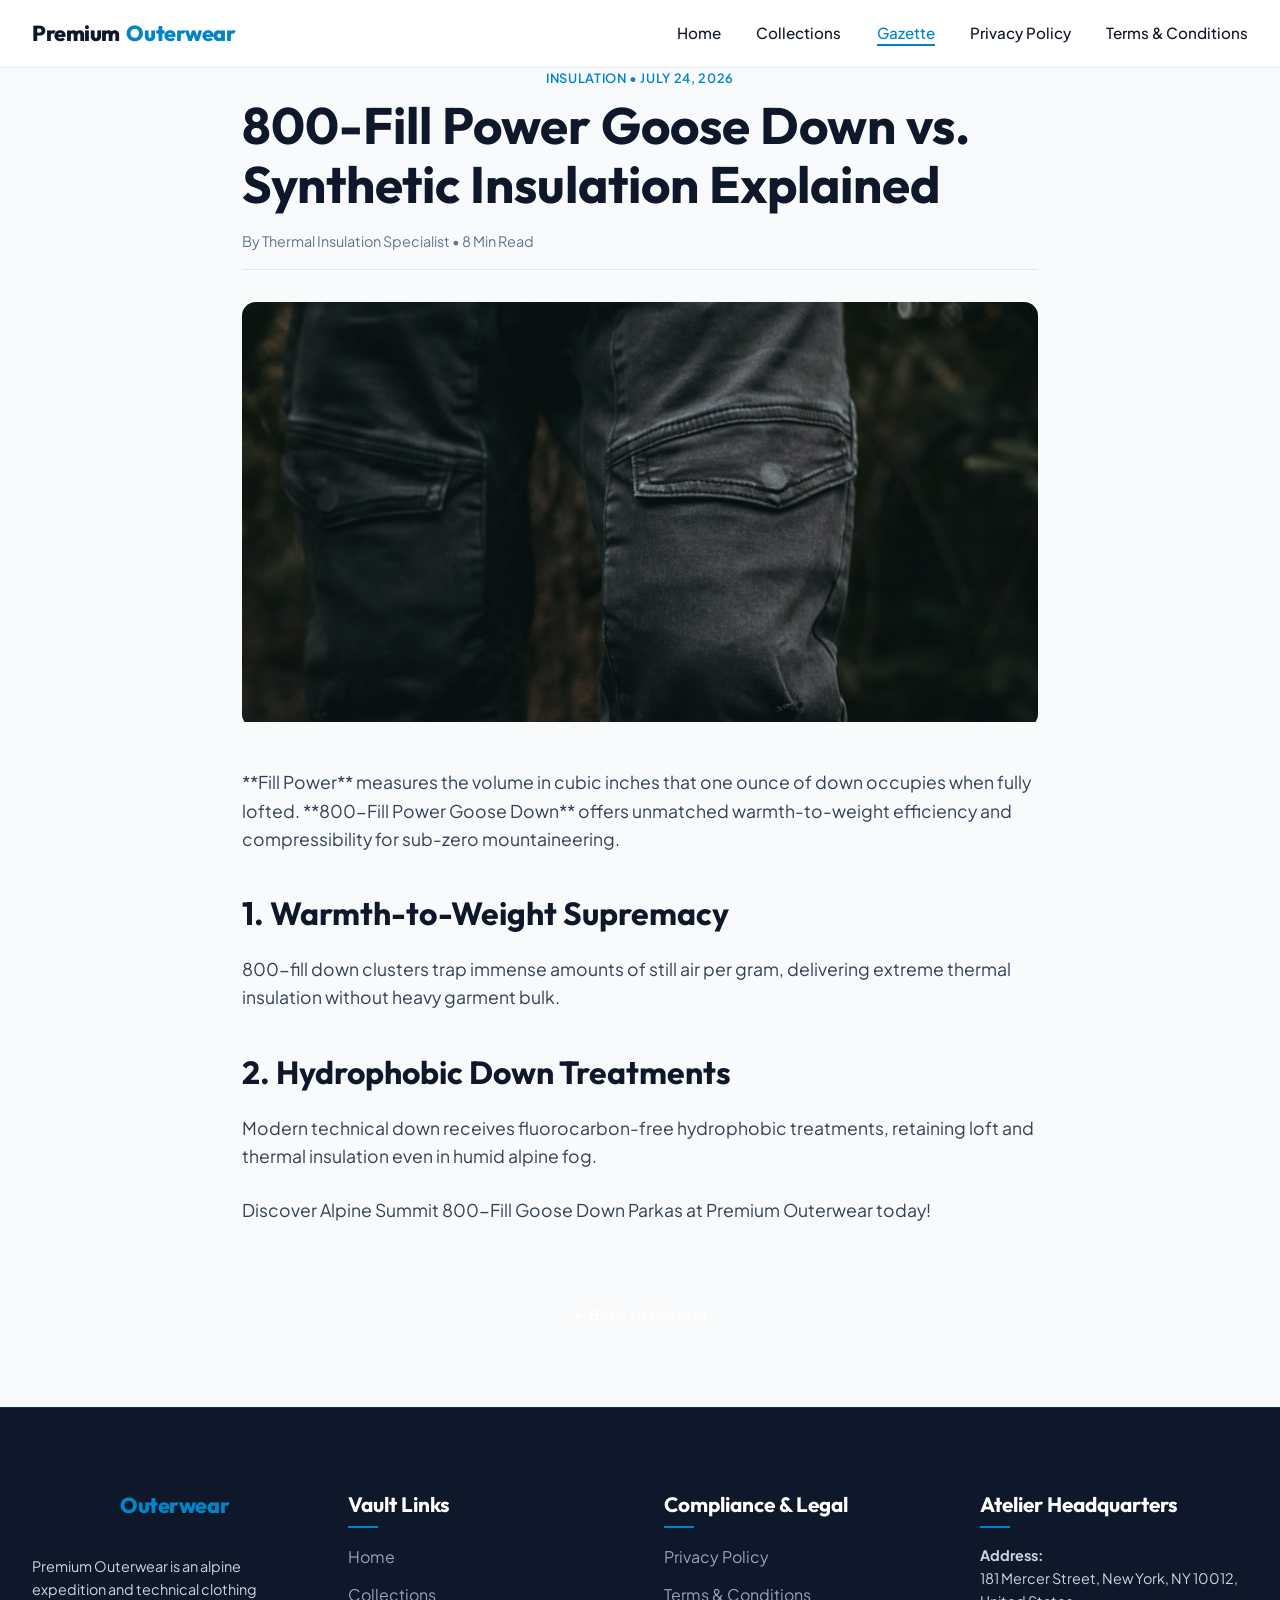
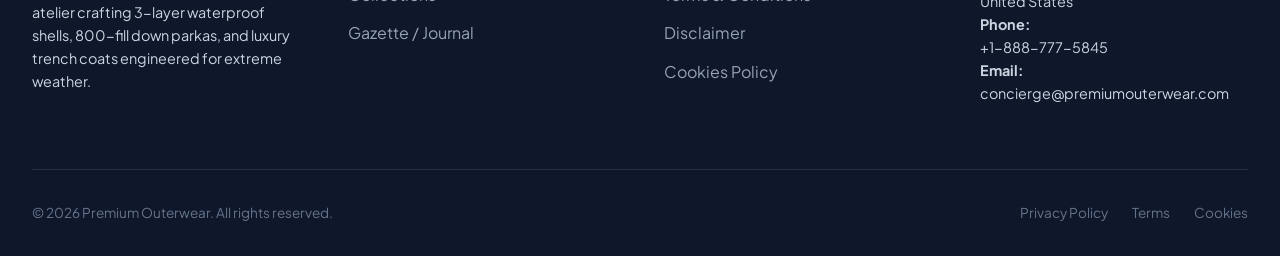
<file: blog/800-fill-power-goose-down-vs-synthetic-insulation-explained.html>
<!DOCTYPE html>
<html lang="en">
<head>
    <!-- Google tag (gtag.js) -->
    <script async src="https://www.googletagmanager.com/gtag/js?id=G-0LY0HY7L01"></script>
    <script>
      window.dataLayer = window.dataLayer || [];
      function gtag(){dataLayer.push(arguments);}
      gtag('js', new Date());

      gtag('config', 'G-0LY0HY7L01');
    </script>
    <meta charset="UTF-8">
    <meta name="viewport" content="width=device-width, initial-scale=1.0">
    <meta name="description" content="800-fill power goose down vs. synthetic insulation explained. Compare warmth-to-weight ratios and packability.">
    <title>800-Fill Goose Down vs Synthetic Insulation | Premium Outerwear</title>
    <link rel="stylesheet" href="../style.css">
</head>
<body>

    <!-- Header Navigation (Sleek Compact Logo: 1.35rem) -->
    <header>
        <nav class="navbar">
            <a href="../index.php" class="logo">Premium<span>Outerwear</span></a>
            <ul class="nav-links">
                <li><a href="../index.php">Home</a></li>
                <li><a href="../collections.html">Collections</a></li>
                <li><a href="index.html" class="active">Gazette</a></li>
                <li><a href="../privacy-policy.html">Privacy Policy</a></li>
                <li><a href="../terms.html">Terms & Conditions</a></li>
            </ul>
            <button class="menu-btn" aria-label="Toggle Navigation">
                <span></span>
                <span></span>
                <span></span>
            </button>
        </nav>
    </header>

    <!-- Main Content -->
    <main class="blog-page" style="margin: 0 auto;">
        <div class="blog-meta" style="text-align: center;">Insulation &bull; July 24, 2026</div>
        <h1>800-Fill Power Goose Down vs. Synthetic Insulation Explained</h1>
        <div class="meta-info">By Thermal Insulation Specialist &bull; 8 Min Read</div>

        <div class="blog-featured-img">
            <img src="../img/journal1.jpg" alt="800 fill power goose down insulation" loading="lazy">
        </div>

        <div class="blog-content">
            <p>**Fill Power** measures the volume in cubic inches that one ounce of down occupies when fully lofted. **800-Fill Power Goose Down** offers unmatched warmth-to-weight efficiency and compressibility for sub-zero mountaineering.</p>

            <h2>1. Warmth-to-Weight Supremacy</h2>
            <p>800-fill down clusters trap immense amounts of still air per gram, delivering extreme thermal insulation without heavy garment bulk.</p>

            <h2>2. Hydrophobic Down Treatments</h2>
            <p>Modern technical down receives fluorocarbon-free hydrophobic treatments, retaining loft and thermal insulation even in humid alpine fog.</p>

            <p>Discover Alpine Summit 800-Fill Goose Down Parkas at Premium Outerwear today!</p>
        </div>
        
        <div style="text-align: center; margin: 4rem 0;">
            <a href="index.html" class="btn btn-secondary">&larr; Back to Gazette</a>
        </div>
    </main>

    <!-- Footer (Sleek Compact Logo: 1.35rem) -->
    <footer>
        <div class="footer-container">
            <div class="footer-col" style="flex: 1.5;">
                <a href="../index.php" class="logo" style="margin-bottom: 2rem; display: inline-block;">Premium<span>Outerwear</span></a>
                <p>Premium Outerwear is an alpine expedition and technical clothing atelier crafting 3-layer waterproof shells, 800-fill down parkas, and luxury trench coats engineered for extreme weather.</p>
            </div>
            <div class="footer-col">
                <h4>Vault Links</h4>
                <ul>
                    <li><a href="../index.php">Home</a></li>
                    <li><a href="../collections.html">Collections</a></li>
                    <li><a href="index.html">Gazette / Journal</a></li>
                </ul>
            </div>
            <div class="footer-col">
                <h4>Compliance & Legal</h4>
                <ul>
                    <li><a href="../privacy-policy.html">Privacy Policy</a></li>
                    <li><a href="../terms.html">Terms & Conditions</a></li>
                    <li><a href="../disclaimer.html">Disclaimer</a></li>
                    <li><a href="../cookies.html">Cookies Policy</a></li>
                </ul>
            </div>
            <div class="footer-col" style="flex: 1.2;">
                <h4>Atelier Headquarters</h4>
                <p><strong>Address:</strong><br>181 Mercer Street, New York, NY 10012, United States</p>
                <p><strong>Phone:</strong><br>+1-888-777-5845</p>
                <p><strong>Email:</strong><br>concierge@premiumouterwear.com</p>
            </div>
        </div>
        <div class="footer-bottom">
            <p>&copy; 2026 Premium Outerwear. All rights reserved.</p>
            <div class="footer-bottom-links">
                <a href="../privacy-policy.html">Privacy Policy</a>
                <a href="../terms.html">Terms</a>
                <a href="../cookies.html">Cookies</a>
            </div>
        </div>
    </footer>

    <script src="../script.js"></script>
</body>
</html>
</file>
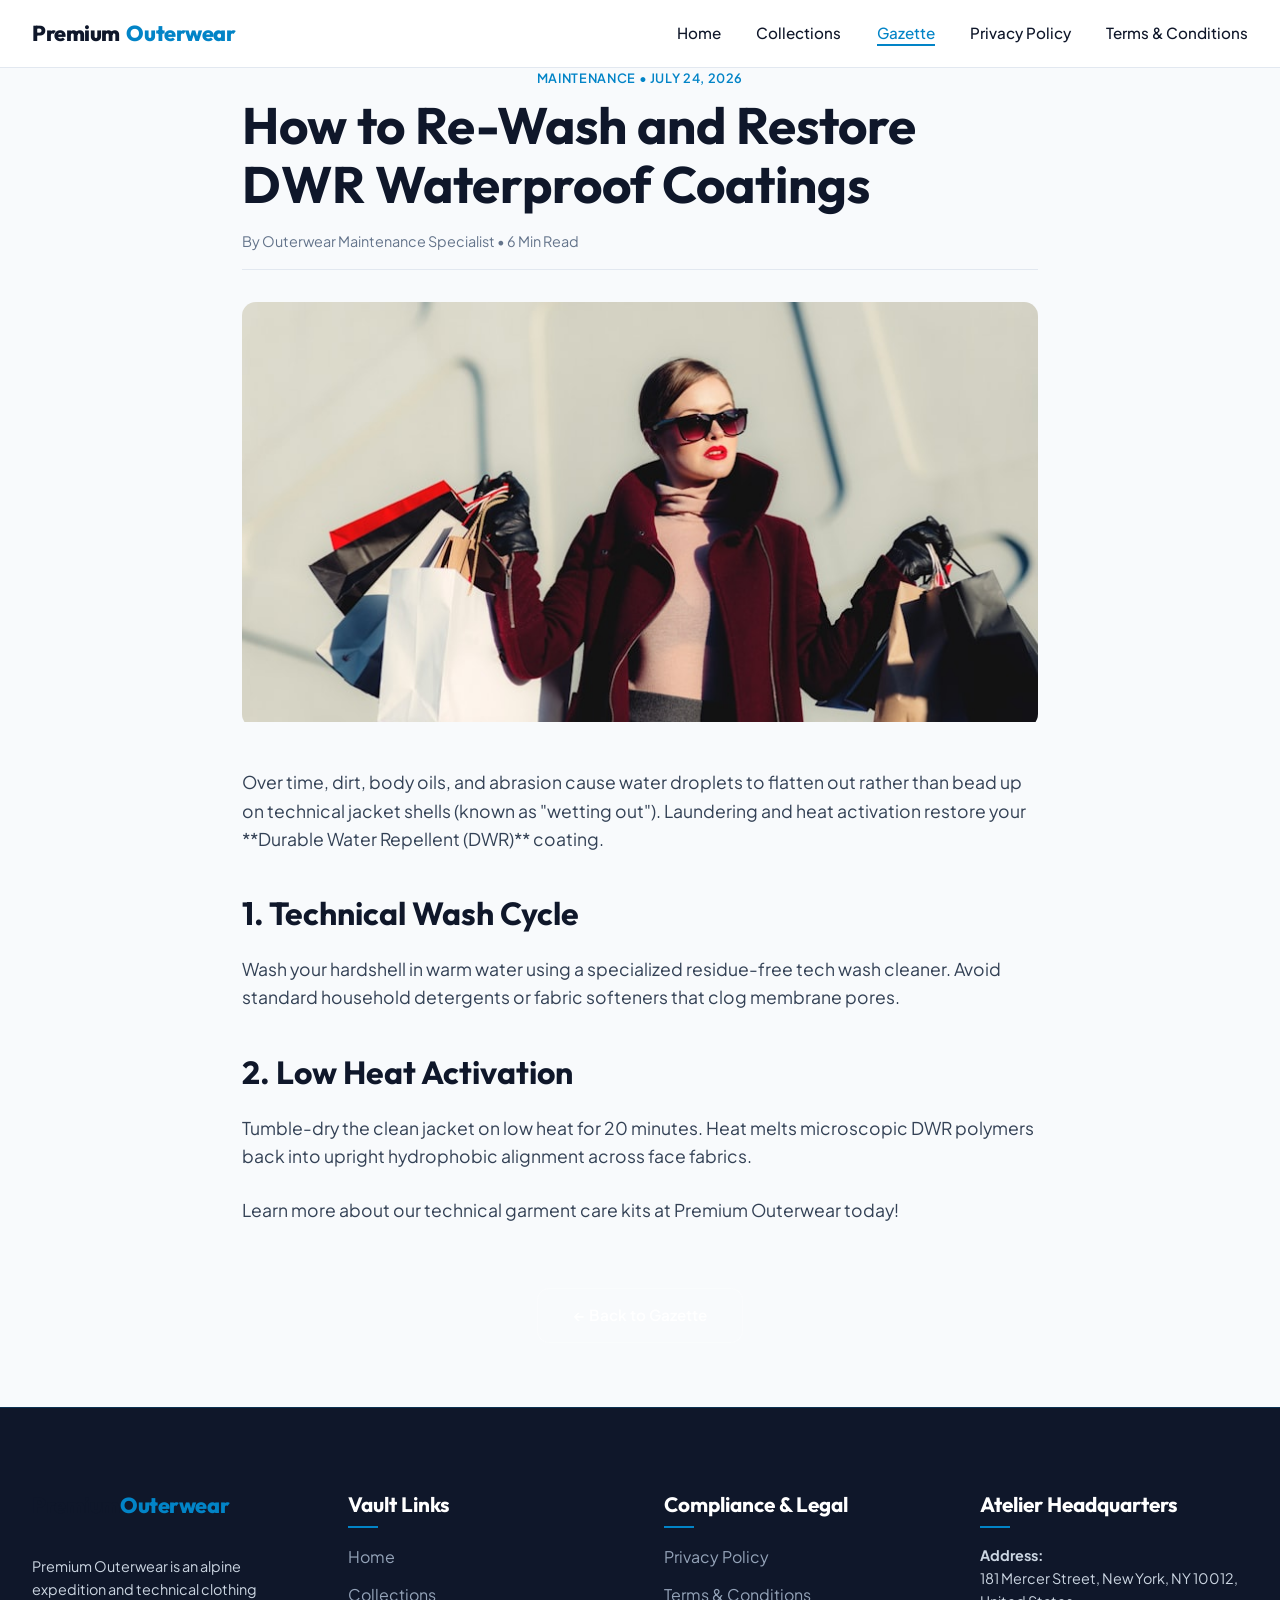
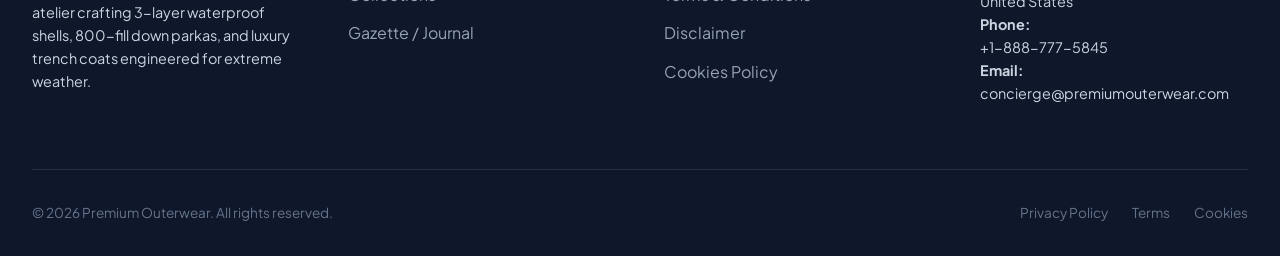
<file: blog/how-to-re-wash-and-restore-dwr-waterproof-coatings.html>
<!DOCTYPE html>
<html lang="en">
<head>
    <!-- Google tag (gtag.js) -->
    <script async src="https://www.googletagmanager.com/gtag/js?id=G-0LY0HY7L01"></script>
    <script>
      window.dataLayer = window.dataLayer || [];
      function gtag(){dataLayer.push(arguments);}
      gtag('js', new Date());

      gtag('config', 'G-0LY0HY7L01');
    </script>
    <meta charset="UTF-8">
    <meta name="viewport" content="width=device-width, initial-scale=1.0">
    <meta name="description" content="How to re-wash and restore DWR waterproof coatings. Technical wash and heat activation guide for hardshell jackets.">
    <title>Restore DWR Waterproof Coatings | Premium Outerwear</title>
    <link rel="stylesheet" href="../style.css">
</head>
<body>

    <!-- Header Navigation (Sleek Compact Logo: 1.35rem) -->
    <header>
        <nav class="navbar">
            <a href="../index.php" class="logo">Premium<span>Outerwear</span></a>
            <ul class="nav-links">
                <li><a href="../index.php">Home</a></li>
                <li><a href="../collections.html">Collections</a></li>
                <li><a href="index.html" class="active">Gazette</a></li>
                <li><a href="../privacy-policy.html">Privacy Policy</a></li>
                <li><a href="../terms.html">Terms & Conditions</a></li>
            </ul>
            <button class="menu-btn" aria-label="Toggle Navigation">
                <span></span>
                <span></span>
                <span></span>
            </button>
        </nav>
    </header>

    <!-- Main Content -->
    <main class="blog-page" style="margin: 0 auto;">
        <div class="blog-meta" style="text-align: center;">Maintenance &bull; July 24, 2026</div>
        <h1>How to Re-Wash and Restore DWR Waterproof Coatings</h1>
        <div class="meta-info">By Outerwear Maintenance Specialist &bull; 6 Min Read</div>

        <div class="blog-featured-img">
            <img src="../img/journal2.jpg" alt="Restoring DWR waterproof coating" loading="lazy">
        </div>

        <div class="blog-content">
            <p>Over time, dirt, body oils, and abrasion cause water droplets to flatten out rather than bead up on technical jacket shells (known as "wetting out"). Laundering and heat activation restore your **Durable Water Repellent (DWR)** coating.</p>

            <h2>1. Technical Wash Cycle</h2>
            <p>Wash your hardshell in warm water using a specialized residue-free tech wash cleaner. Avoid standard household detergents or fabric softeners that clog membrane pores.</p>

            <h2>2. Low Heat Activation</h2>
            <p>Tumble-dry the clean jacket on low heat for 20 minutes. Heat melts microscopic DWR polymers back into upright hydrophobic alignment across face fabrics.</p>

            <p>Learn more about our technical garment care kits at Premium Outerwear today!</p>
        </div>
        
        <div style="text-align: center; margin: 4rem 0;">
            <a href="index.html" class="btn btn-secondary">&larr; Back to Gazette</a>
        </div>
    </main>

    <!-- Footer (Sleek Compact Logo: 1.35rem) -->
    <footer>
        <div class="footer-container">
            <div class="footer-col" style="flex: 1.5;">
                <a href="../index.php" class="logo" style="margin-bottom: 2rem; display: inline-block;">Premium<span>Outerwear</span></a>
                <p>Premium Outerwear is an alpine expedition and technical clothing atelier crafting 3-layer waterproof shells, 800-fill down parkas, and luxury trench coats engineered for extreme weather.</p>
            </div>
            <div class="footer-col">
                <h4>Vault Links</h4>
                <ul>
                    <li><a href="../index.php">Home</a></li>
                    <li><a href="../collections.html">Collections</a></li>
                    <li><a href="index.html">Gazette / Journal</a></li>
                </ul>
            </div>
            <div class="footer-col">
                <h4>Compliance & Legal</h4>
                <ul>
                    <li><a href="../privacy-policy.html">Privacy Policy</a></li>
                    <li><a href="../terms.html">Terms & Conditions</a></li>
                    <li><a href="../disclaimer.html">Disclaimer</a></li>
                    <li><a href="../cookies.html">Cookies Policy</a></li>
                </ul>
            </div>
            <div class="footer-col" style="flex: 1.2;">
                <h4>Atelier Headquarters</h4>
                <p><strong>Address:</strong><br>181 Mercer Street, New York, NY 10012, United States</p>
                <p><strong>Phone:</strong><br>+1-888-777-5845</p>
                <p><strong>Email:</strong><br>concierge@premiumouterwear.com</p>
            </div>
        </div>
        <div class="footer-bottom">
            <p>&copy; 2026 Premium Outerwear. All rights reserved.</p>
            <div class="footer-bottom-links">
                <a href="../privacy-policy.html">Privacy Policy</a>
                <a href="../terms.html">Terms</a>
                <a href="../cookies.html">Cookies</a>
            </div>
        </div>
    </footer>

    <script src="../script.js"></script>
</body>
</html>
</file>
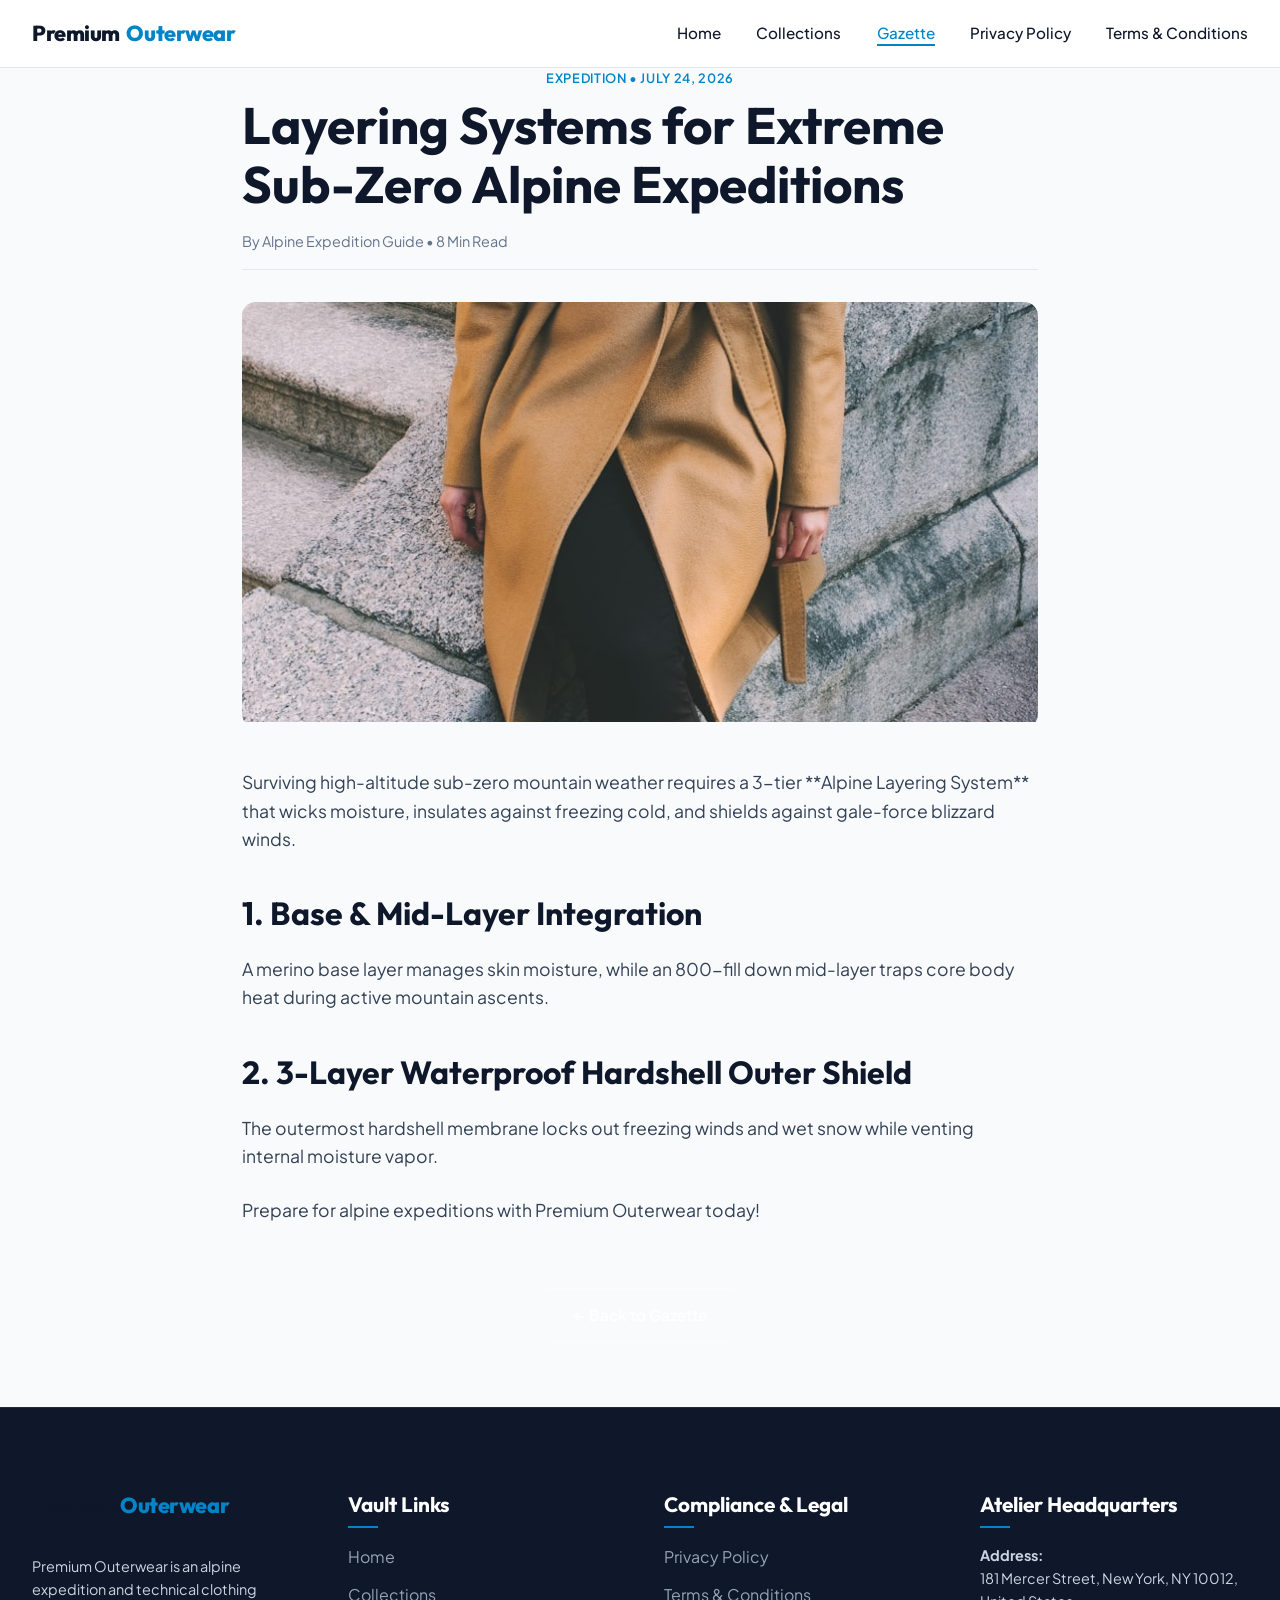
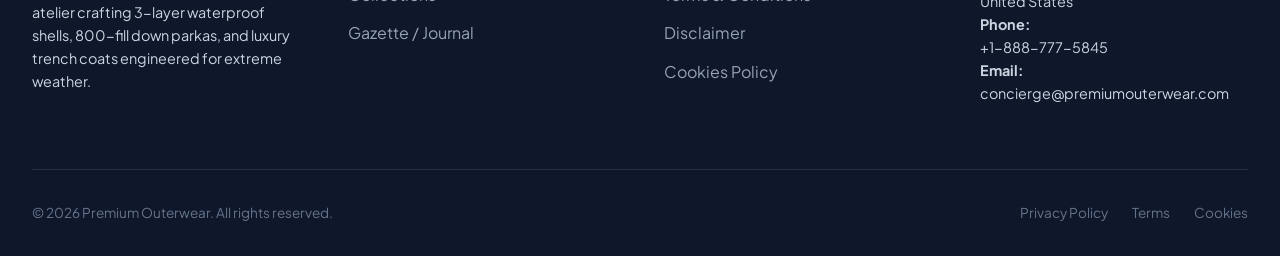
<file: blog/layering-systems-for-extreme-sub-zero-alpine-expeditions.html>
<!DOCTYPE html>
<html lang="en">
<head>
    <!-- Google tag (gtag.js) -->
    <script async src="https://www.googletagmanager.com/gtag/js?id=G-0LY0HY7L01"></script>
    <script>
      window.dataLayer = window.dataLayer || [];
      function gtag(){dataLayer.push(arguments);}
      gtag('js', new Date());

      gtag('config', 'G-0LY0HY7L01');
    </script>
    <meta charset="UTF-8">
    <meta name="viewport" content="width=device-width, initial-scale=1.0">
    <meta name="description" content="Layering systems for extreme sub-zero alpine expeditions. Base, mid, and hardshell outerwear strategies.">
    <title>Sub-Zero Alpine Layering Systems | Premium Outerwear</title>
    <link rel="stylesheet" href="../style.css">
</head>
<body>

    <!-- Header Navigation (Sleek Compact Logo: 1.35rem) -->
    <header>
        <nav class="navbar">
            <a href="../index.php" class="logo">Premium<span>Outerwear</span></a>
            <ul class="nav-links">
                <li><a href="../index.php">Home</a></li>
                <li><a href="../collections.html">Collections</a></li>
                <li><a href="index.html" class="active">Gazette</a></li>
                <li><a href="../privacy-policy.html">Privacy Policy</a></li>
                <li><a href="../terms.html">Terms & Conditions</a></li>
            </ul>
            <button class="menu-btn" aria-label="Toggle Navigation">
                <span></span>
                <span></span>
                <span></span>
            </button>
        </nav>
    </header>

    <!-- Main Content -->
    <main class="blog-page" style="margin: 0 auto;">
        <div class="blog-meta" style="text-align: center;">Expedition &bull; July 24, 2026</div>
        <h1>Layering Systems for Extreme Sub-Zero Alpine Expeditions</h1>
        <div class="meta-info">By Alpine Expedition Guide &bull; 8 Min Read</div>

        <div class="blog-featured-img">
            <img src="../img/jacket3.jpg" alt="Sub-zero alpine expedition layering systems" loading="lazy">
        </div>

        <div class="blog-content">
            <p>Surviving high-altitude sub-zero mountain weather requires a 3-tier **Alpine Layering System** that wicks moisture, insulates against freezing cold, and shields against gale-force blizzard winds.</p>

            <h2>1. Base & Mid-Layer Integration</h2>
            <p>A merino base layer manages skin moisture, while an 800-fill down mid-layer traps core body heat during active mountain ascents.</p>

            <h2>2. 3-Layer Waterproof Hardshell Outer Shield</h2>
            <p>The outermost hardshell membrane locks out freezing winds and wet snow while venting internal moisture vapor.</p>

            <p>Prepare for alpine expeditions with Premium Outerwear today!</p>
        </div>
        
        <div style="text-align: center; margin: 4rem 0;">
            <a href="index.html" class="btn btn-secondary">&larr; Back to Gazette</a>
        </div>
    </main>

    <!-- Footer (Sleek Compact Logo: 1.35rem) -->
    <footer>
        <div class="footer-container">
            <div class="footer-col" style="flex: 1.5;">
                <a href="../index.php" class="logo" style="margin-bottom: 2rem; display: inline-block;">Premium<span>Outerwear</span></a>
                <p>Premium Outerwear is an alpine expedition and technical clothing atelier crafting 3-layer waterproof shells, 800-fill down parkas, and luxury trench coats engineered for extreme weather.</p>
            </div>
            <div class="footer-col">
                <h4>Vault Links</h4>
                <ul>
                    <li><a href="../index.php">Home</a></li>
                    <li><a href="../collections.html">Collections</a></li>
                    <li><a href="index.html">Gazette / Journal</a></li>
                </ul>
            </div>
            <div class="footer-col">
                <h4>Compliance & Legal</h4>
                <ul>
                    <li><a href="../privacy-policy.html">Privacy Policy</a></li>
                    <li><a href="../terms.html">Terms & Conditions</a></li>
                    <li><a href="../disclaimer.html">Disclaimer</a></li>
                    <li><a href="../cookies.html">Cookies Policy</a></li>
                </ul>
            </div>
            <div class="footer-col" style="flex: 1.2;">
                <h4>Atelier Headquarters</h4>
                <p><strong>Address:</strong><br>181 Mercer Street, New York, NY 10012, United States</p>
                <p><strong>Phone:</strong><br>+1-888-777-5845</p>
                <p><strong>Email:</strong><br>concierge@premiumouterwear.com</p>
            </div>
        </div>
        <div class="footer-bottom">
            <p>&copy; 2026 Premium Outerwear. All rights reserved.</p>
            <div class="footer-bottom-links">
                <a href="../privacy-policy.html">Privacy Policy</a>
                <a href="../terms.html">Terms</a>
                <a href="../cookies.html">Cookies</a>
            </div>
        </div>
    </footer>

    <script src="../script.js"></script>
</body>
</html>
</file>
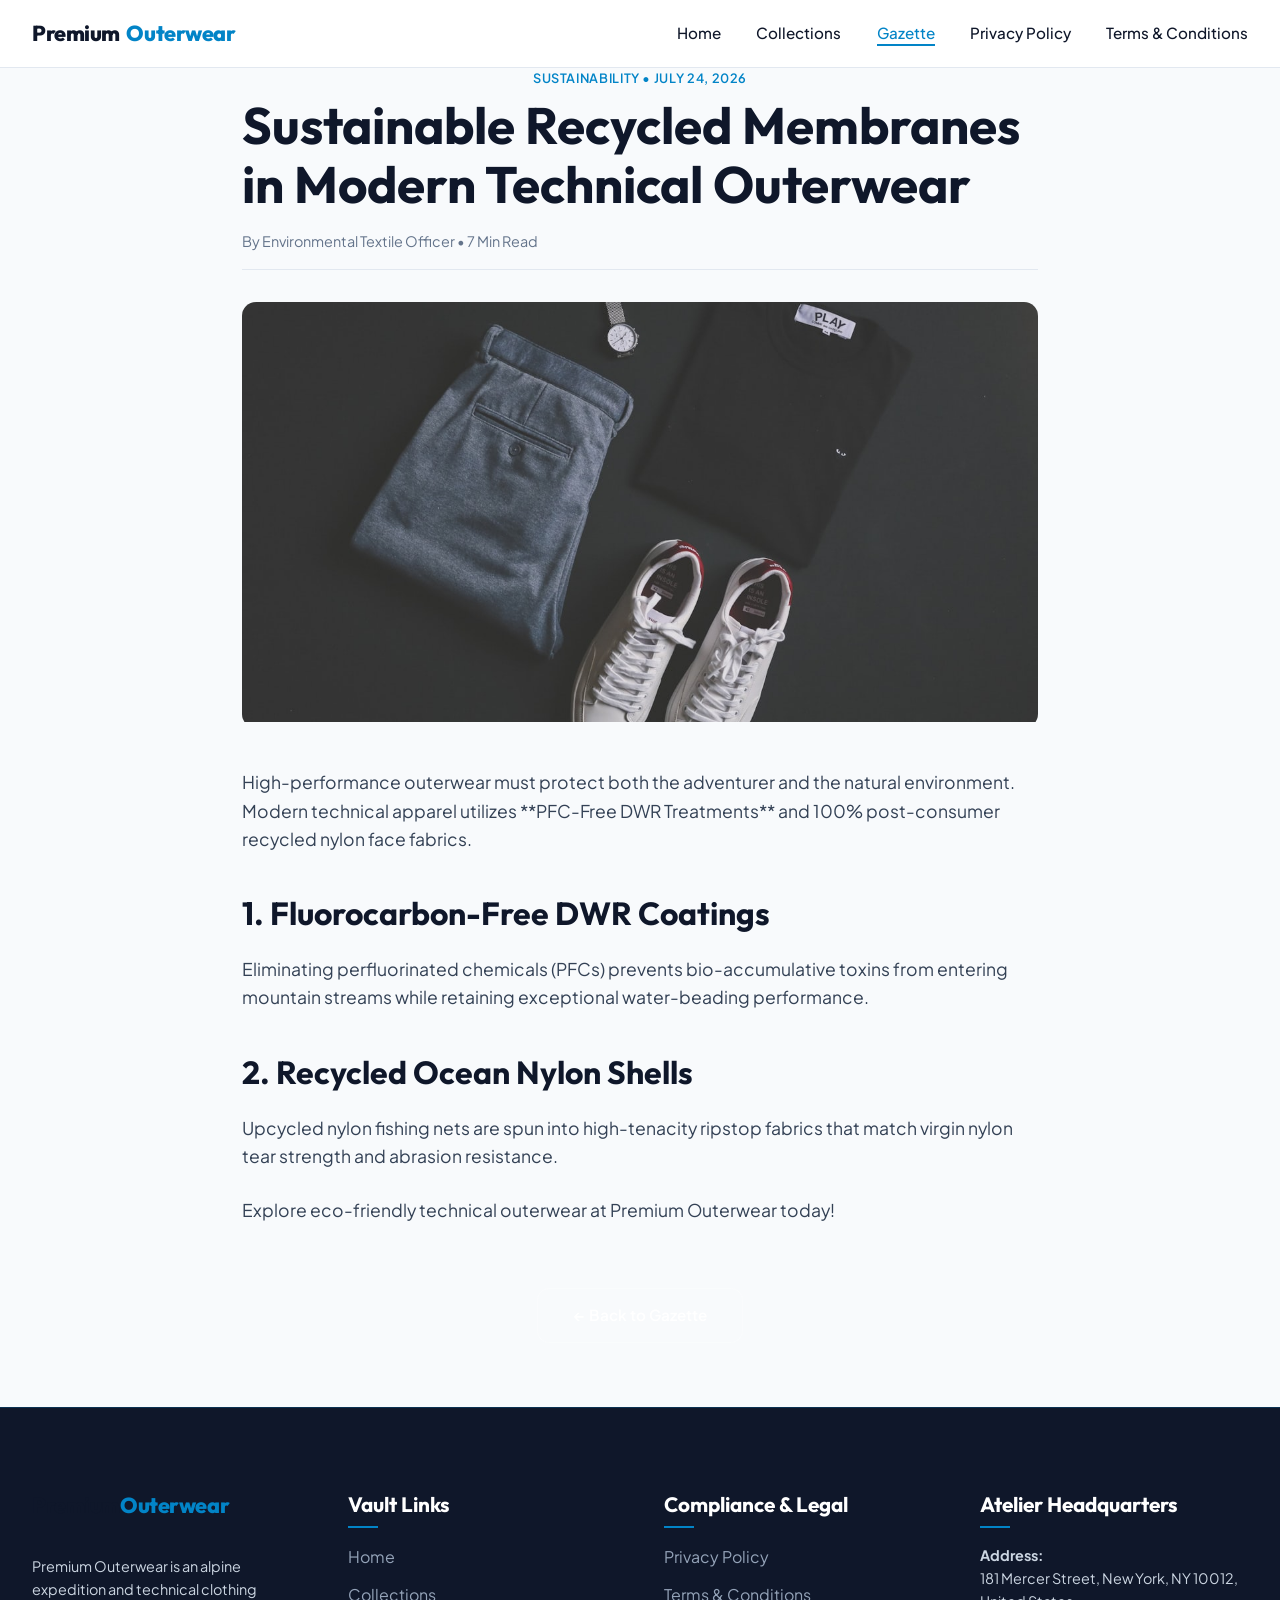
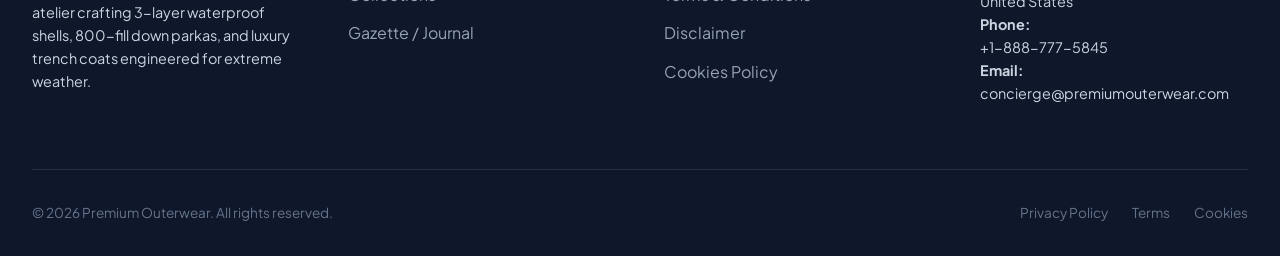
<file: blog/sustainable-recycled-membranes-in-modern-technical-outerwear.html>
<!DOCTYPE html>
<html lang="en">
<head>
    <!-- Google tag (gtag.js) -->
    <script async src="https://www.googletagmanager.com/gtag/js?id=G-0LY0HY7L01"></script>
    <script>
      window.dataLayer = window.dataLayer || [];
      function gtag(){dataLayer.push(arguments);}
      gtag('js', new Date());

      gtag('config', 'G-0LY0HY7L01');
    </script>
    <meta charset="UTF-8">
    <meta name="viewport" content="width=device-width, initial-scale=1.0">
    <meta name="description" content="Sustainable recycled membranes in modern technical outerwear. Explore PFC-free DWR finishes and 100% recycled nylon shells.">
    <title>Sustainable Technical Outerwear Membranes | Premium Outerwear</title>
    <link rel="stylesheet" href="../style.css">
</head>
<body>

    <!-- Header Navigation (Sleek Compact Logo: 1.35rem) -->
    <header>
        <nav class="navbar">
            <a href="../index.php" class="logo">Premium<span>Outerwear</span></a>
            <ul class="nav-links">
                <li><a href="../index.php">Home</a></li>
                <li><a href="../collections.html">Collections</a></li>
                <li><a href="index.html" class="active">Gazette</a></li>
                <li><a href="../privacy-policy.html">Privacy Policy</a></li>
                <li><a href="../terms.html">Terms & Conditions</a></li>
            </ul>
            <button class="menu-btn" aria-label="Toggle Navigation">
                <span></span>
                <span></span>
                <span></span>
            </button>
        </nav>
    </header>

    <!-- Main Content -->
    <main class="blog-page" style="margin: 0 auto;">
        <div class="blog-meta" style="text-align: center;">Sustainability &bull; July 24, 2026</div>
        <h1>Sustainable Recycled Membranes in Modern Technical Outerwear</h1>
        <div class="meta-info">By Environmental Textile Officer &bull; 7 Min Read</div>

        <div class="blog-featured-img">
            <img src="../img/hero_jacket.jpg" alt="Sustainable recycled technical outerwear" loading="lazy">
        </div>

        <div class="blog-content">
            <p>High-performance outerwear must protect both the adventurer and the natural environment. Modern technical apparel utilizes **PFC-Free DWR Treatments** and 100% post-consumer recycled nylon face fabrics.</p>

            <h2>1. Fluorocarbon-Free DWR Coatings</h2>
            <p>Eliminating perfluorinated chemicals (PFCs) prevents bio-accumulative toxins from entering mountain streams while retaining exceptional water-beading performance.</p>

            <h2>2. Recycled Ocean Nylon Shells</h2>
            <p>Upcycled nylon fishing nets are spun into high-tenacity ripstop fabrics that match virgin nylon tear strength and abrasion resistance.</p>

            <p>Explore eco-friendly technical outerwear at Premium Outerwear today!</p>
        </div>
        
        <div style="text-align: center; margin: 4rem 0;">
            <a href="index.html" class="btn btn-secondary">&larr; Back to Gazette</a>
        </div>
    </main>

    <!-- Footer (Sleek Compact Logo: 1.35rem) -->
    <footer>
        <div class="footer-container">
            <div class="footer-col" style="flex: 1.5;">
                <a href="../index.php" class="logo" style="margin-bottom: 2rem; display: inline-block;">Premium<span>Outerwear</span></a>
                <p>Premium Outerwear is an alpine expedition and technical clothing atelier crafting 3-layer waterproof shells, 800-fill down parkas, and luxury trench coats engineered for extreme weather.</p>
            </div>
            <div class="footer-col">
                <h4>Vault Links</h4>
                <ul>
                    <li><a href="../index.php">Home</a></li>
                    <li><a href="../collections.html">Collections</a></li>
                    <li><a href="index.html">Gazette / Journal</a></li>
                </ul>
            </div>
            <div class="footer-col">
                <h4>Compliance & Legal</h4>
                <ul>
                    <li><a href="../privacy-policy.html">Privacy Policy</a></li>
                    <li><a href="../terms.html">Terms & Conditions</a></li>
                    <li><a href="../disclaimer.html">Disclaimer</a></li>
                    <li><a href="../cookies.html">Cookies Policy</a></li>
                </ul>
            </div>
            <div class="footer-col" style="flex: 1.2;">
                <h4>Atelier Headquarters</h4>
                <p><strong>Address:</strong><br>181 Mercer Street, New York, NY 10012, United States</p>
                <p><strong>Phone:</strong><br>+1-888-777-5845</p>
                <p><strong>Email:</strong><br>concierge@premiumouterwear.com</p>
            </div>
        </div>
        <div class="footer-bottom">
            <p>&copy; 2026 Premium Outerwear. All rights reserved.</p>
            <div class="footer-bottom-links">
                <a href="../privacy-policy.html">Privacy Policy</a>
                <a href="../terms.html">Terms</a>
                <a href="../cookies.html">Cookies</a>
            </div>
        </div>
    </footer>

    <script src="../script.js"></script>
</body>
</html>
</file>
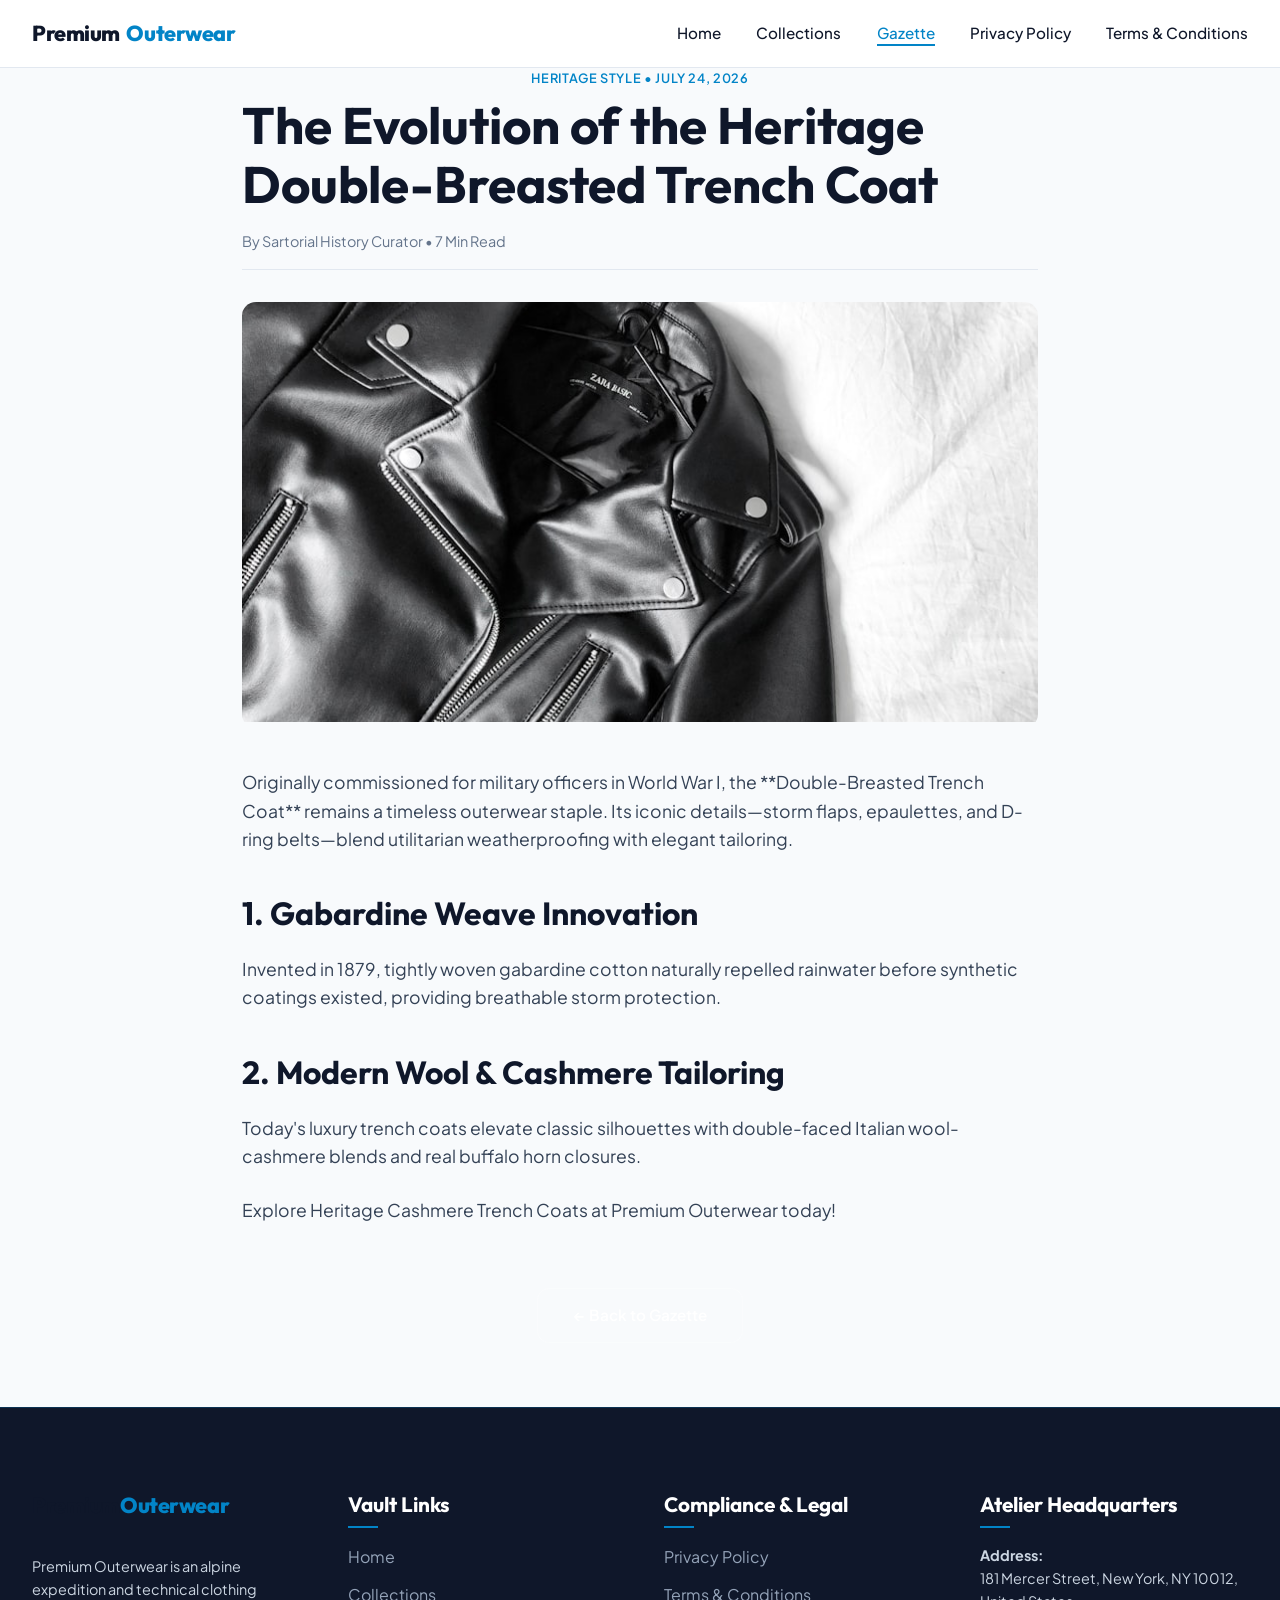
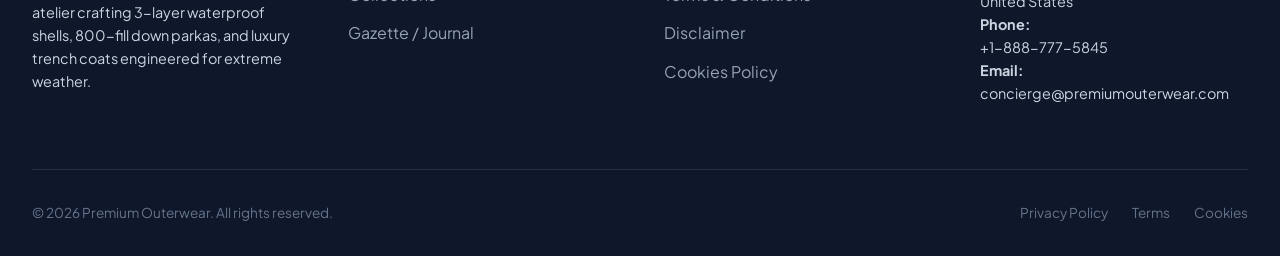
<file: blog/the-evolution-of-the-heritage-double-breasted-trench-coat.html>
<!DOCTYPE html>
<html lang="en">
<head>
    <!-- Google tag (gtag.js) -->
    <script async src="https://www.googletagmanager.com/gtag/js?id=G-0LY0HY7L01"></script>
    <script>
      window.dataLayer = window.dataLayer || [];
      function gtag(){dataLayer.push(arguments);}
      gtag('js', new Date());

      gtag('config', 'G-0LY0HY7L01');
    </script>
    <meta charset="UTF-8">
    <meta name="viewport" content="width=device-width, initial-scale=1.0">
    <meta name="description" content="The evolution of the heritage double-breasted trench coat. Tracing gabardine military rainwear to modern luxury style icons.">
    <title>Evolution of the Trench Coat | Premium Outerwear</title>
    <link rel="stylesheet" href="../style.css">
</head>
<body>

    <!-- Header Navigation (Sleek Compact Logo: 1.35rem) -->
    <header>
        <nav class="navbar">
            <a href="../index.php" class="logo">Premium<span>Outerwear</span></a>
            <ul class="nav-links">
                <li><a href="../index.php">Home</a></li>
                <li><a href="../collections.html">Collections</a></li>
                <li><a href="index.html" class="active">Gazette</a></li>
                <li><a href="../privacy-policy.html">Privacy Policy</a></li>
                <li><a href="../terms.html">Terms & Conditions</a></li>
            </ul>
            <button class="menu-btn" aria-label="Toggle Navigation">
                <span></span>
                <span></span>
                <span></span>
            </button>
        </nav>
    </header>

    <!-- Main Content -->
    <main class="blog-page" style="margin: 0 auto;">
        <div class="blog-meta" style="text-align: center;">Heritage Style &bull; July 24, 2026</div>
        <h1>The Evolution of the Heritage Double-Breasted Trench Coat</h1>
        <div class="meta-info">By Sartorial History Curator &bull; 7 Min Read</div>

        <div class="blog-featured-img">
            <img src="../img/jacket1.jpg" alt="Evolution of double-breasted trench coat" loading="lazy">
        </div>

        <div class="blog-content">
            <p>Originally commissioned for military officers in World War I, the **Double-Breasted Trench Coat** remains a timeless outerwear staple. Its iconic details—storm flaps, epaulettes, and D-ring belts—blend utilitarian weatherproofing with elegant tailoring.</p>

            <h2>1. Gabardine Weave Innovation</h2>
            <p>Invented in 1879, tightly woven gabardine cotton naturally repelled rainwater before synthetic coatings existed, providing breathable storm protection.</p>

            <h2>2. Modern Wool & Cashmere Tailoring</h2>
            <p>Today's luxury trench coats elevate classic silhouettes with double-faced Italian wool-cashmere blends and real buffalo horn closures.</p>

            <p>Explore Heritage Cashmere Trench Coats at Premium Outerwear today!</p>
        </div>
        
        <div style="text-align: center; margin: 4rem 0;">
            <a href="index.html" class="btn btn-secondary">&larr; Back to Gazette</a>
        </div>
    </main>

    <!-- Footer (Sleek Compact Logo: 1.35rem) -->
    <footer>
        <div class="footer-container">
            <div class="footer-col" style="flex: 1.5;">
                <a href="../index.php" class="logo" style="margin-bottom: 2rem; display: inline-block;">Premium<span>Outerwear</span></a>
                <p>Premium Outerwear is an alpine expedition and technical clothing atelier crafting 3-layer waterproof shells, 800-fill down parkas, and luxury trench coats engineered for extreme weather.</p>
            </div>
            <div class="footer-col">
                <h4>Vault Links</h4>
                <ul>
                    <li><a href="../index.php">Home</a></li>
                    <li><a href="../collections.html">Collections</a></li>
                    <li><a href="index.html">Gazette / Journal</a></li>
                </ul>
            </div>
            <div class="footer-col">
                <h4>Compliance & Legal</h4>
                <ul>
                    <li><a href="../privacy-policy.html">Privacy Policy</a></li>
                    <li><a href="../terms.html">Terms & Conditions</a></li>
                    <li><a href="../disclaimer.html">Disclaimer</a></li>
                    <li><a href="../cookies.html">Cookies Policy</a></li>
                </ul>
            </div>
            <div class="footer-col" style="flex: 1.2;">
                <h4>Atelier Headquarters</h4>
                <p><strong>Address:</strong><br>181 Mercer Street, New York, NY 10012, United States</p>
                <p><strong>Phone:</strong><br>+1-888-777-5845</p>
                <p><strong>Email:</strong><br>concierge@premiumouterwear.com</p>
            </div>
        </div>
        <div class="footer-bottom">
            <p>&copy; 2026 Premium Outerwear. All rights reserved.</p>
            <div class="footer-bottom-links">
                <a href="../privacy-policy.html">Privacy Policy</a>
                <a href="../terms.html">Terms</a>
                <a href="../cookies.html">Cookies</a>
            </div>
        </div>
    </footer>

    <script src="../script.js"></script>
</body>
</html>
</file>
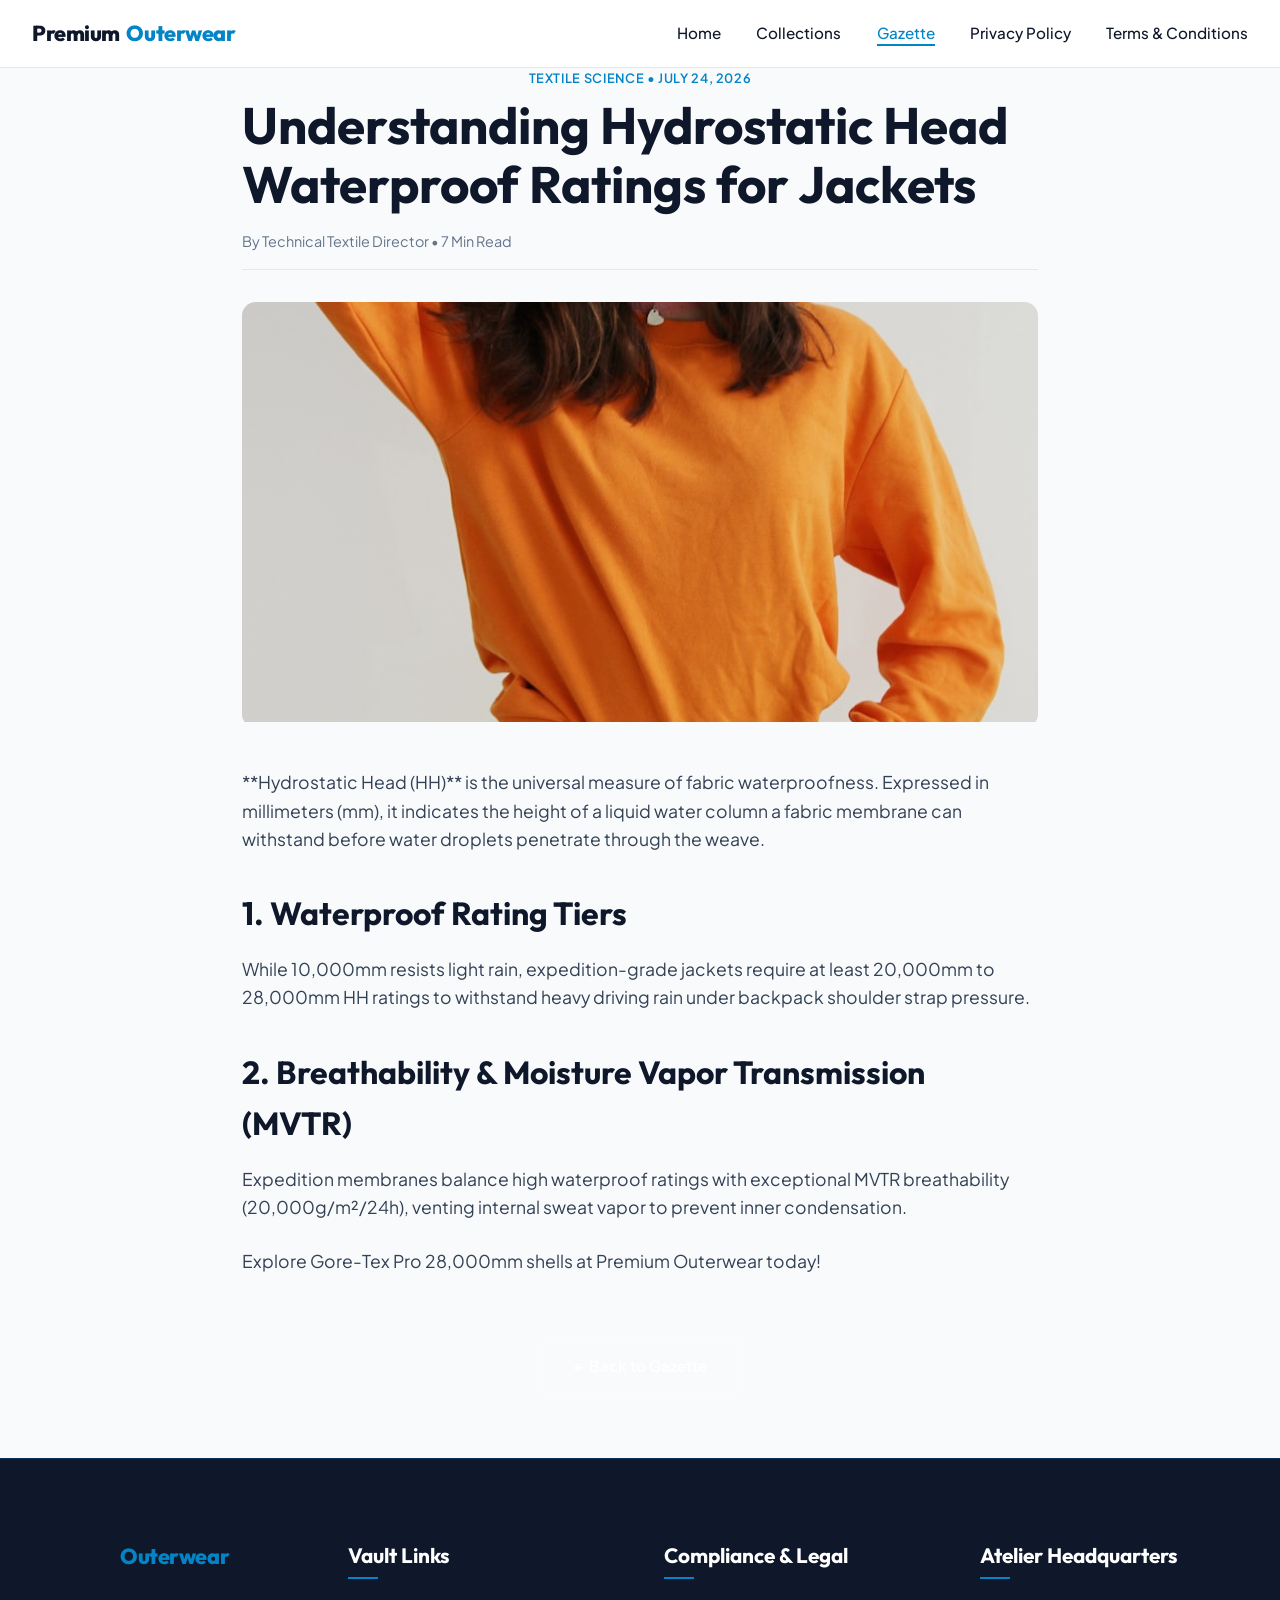
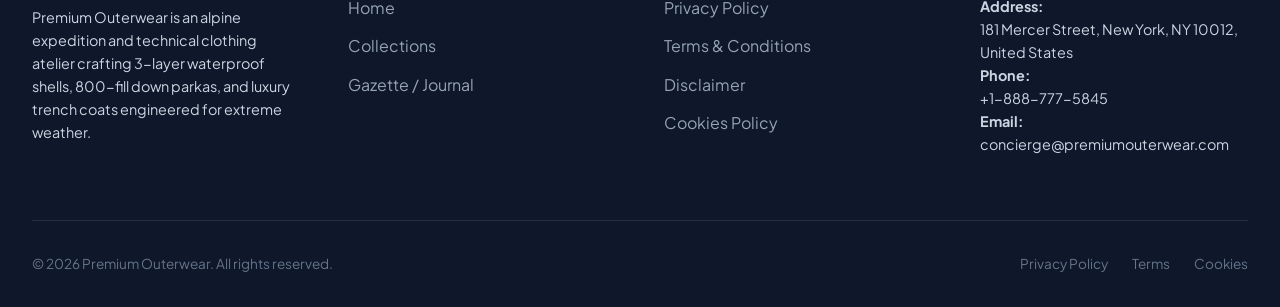
<file: blog/understanding-hydrostatic-head-waterproof-ratings-for-jackets.html>
<!DOCTYPE html>
<html lang="en">
<head>
    <!-- Google tag (gtag.js) -->
    <script async src="https://www.googletagmanager.com/gtag/js?id=G-0LY0HY7L01"></script>
    <script>
      window.dataLayer = window.dataLayer || [];
      function gtag(){dataLayer.push(arguments);}
      gtag('js', new Date());

      gtag('config', 'G-0LY0HY7L01');
    </script>
    <meta charset="UTF-8">
    <meta name="viewport" content="width=device-width, initial-scale=1.0">
    <meta name="description" content="Understanding hydrostatic head waterproof ratings for jackets. Discover how water column pressure testing guarantees storm protection.">
    <title>Hydrostatic Head Waterproof Ratings | Premium Outerwear</title>
    <link rel="stylesheet" href="../style.css">
</head>
<body>

    <!-- Header Navigation (Sleek Compact Logo: 1.35rem) -->
    <header>
        <nav class="navbar">
            <a href="../index.php" class="logo">Premium<span>Outerwear</span></a>
            <ul class="nav-links">
                <li><a href="../index.php">Home</a></li>
                <li><a href="../collections.html">Collections</a></li>
                <li><a href="index.html" class="active">Gazette</a></li>
                <li><a href="../privacy-policy.html">Privacy Policy</a></li>
                <li><a href="../terms.html">Terms & Conditions</a></li>
            </ul>
            <button class="menu-btn" aria-label="Toggle Navigation">
                <span></span>
                <span></span>
                <span></span>
            </button>
        </nav>
    </header>

    <!-- Main Content -->
    <main class="blog-page" style="margin: 0 auto;">
        <div class="blog-meta" style="text-align: center;">Textile Science &bull; July 24, 2026</div>
        <h1>Understanding Hydrostatic Head Waterproof Ratings for Jackets</h1>
        <div class="meta-info">By Technical Textile Director &bull; 7 Min Read</div>

        <div class="blog-featured-img">
            <img src="../img/craft.jpg" alt="Hydrostatic head waterproof ratings testing" loading="lazy">
        </div>

        <div class="blog-content">
            <p>**Hydrostatic Head (HH)** is the universal measure of fabric waterproofness. Expressed in millimeters (mm), it indicates the height of a liquid water column a fabric membrane can withstand before water droplets penetrate through the weave.</p>

            <h2>1. Waterproof Rating Tiers</h2>
            <p>While 10,000mm resists light rain, expedition-grade jackets require at least 20,000mm to 28,000mm HH ratings to withstand heavy driving rain under backpack shoulder strap pressure.</p>

            <h2>2. Breathability & Moisture Vapor Transmission (MVTR)</h2>
            <p>Expedition membranes balance high waterproof ratings with exceptional MVTR breathability (20,000g/m&sup2;/24h), venting internal sweat vapor to prevent inner condensation.</p>

            <p>Explore Gore-Tex Pro 28,000mm shells at Premium Outerwear today!</p>
        </div>
        
        <div style="text-align: center; margin: 4rem 0;">
            <a href="index.html" class="btn btn-secondary">&larr; Back to Gazette</a>
        </div>
    </main>

    <!-- Footer (Sleek Compact Logo: 1.35rem) -->
    <footer>
        <div class="footer-container">
            <div class="footer-col" style="flex: 1.5;">
                <a href="../index.php" class="logo" style="margin-bottom: 2rem; display: inline-block;">Premium<span>Outerwear</span></a>
                <p>Premium Outerwear is an alpine expedition and technical clothing atelier crafting 3-layer waterproof shells, 800-fill down parkas, and luxury trench coats engineered for extreme weather.</p>
            </div>
            <div class="footer-col">
                <h4>Vault Links</h4>
                <ul>
                    <li><a href="../index.php">Home</a></li>
                    <li><a href="../collections.html">Collections</a></li>
                    <li><a href="index.html">Gazette / Journal</a></li>
                </ul>
            </div>
            <div class="footer-col">
                <h4>Compliance & Legal</h4>
                <ul>
                    <li><a href="../privacy-policy.html">Privacy Policy</a></li>
                    <li><a href="../terms.html">Terms & Conditions</a></li>
                    <li><a href="../disclaimer.html">Disclaimer</a></li>
                    <li><a href="../cookies.html">Cookies Policy</a></li>
                </ul>
            </div>
            <div class="footer-col" style="flex: 1.2;">
                <h4>Atelier Headquarters</h4>
                <p><strong>Address:</strong><br>181 Mercer Street, New York, NY 10012, United States</p>
                <p><strong>Phone:</strong><br>+1-888-777-5845</p>
                <p><strong>Email:</strong><br>concierge@premiumouterwear.com</p>
            </div>
        </div>
        <div class="footer-bottom">
            <p>&copy; 2026 Premium Outerwear. All rights reserved.</p>
            <div class="footer-bottom-links">
                <a href="../privacy-policy.html">Privacy Policy</a>
                <a href="../terms.html">Terms</a>
                <a href="../cookies.html">Cookies</a>
            </div>
        </div>
    </footer>

    <script src="../script.js"></script>
</body>
</html>
</file>
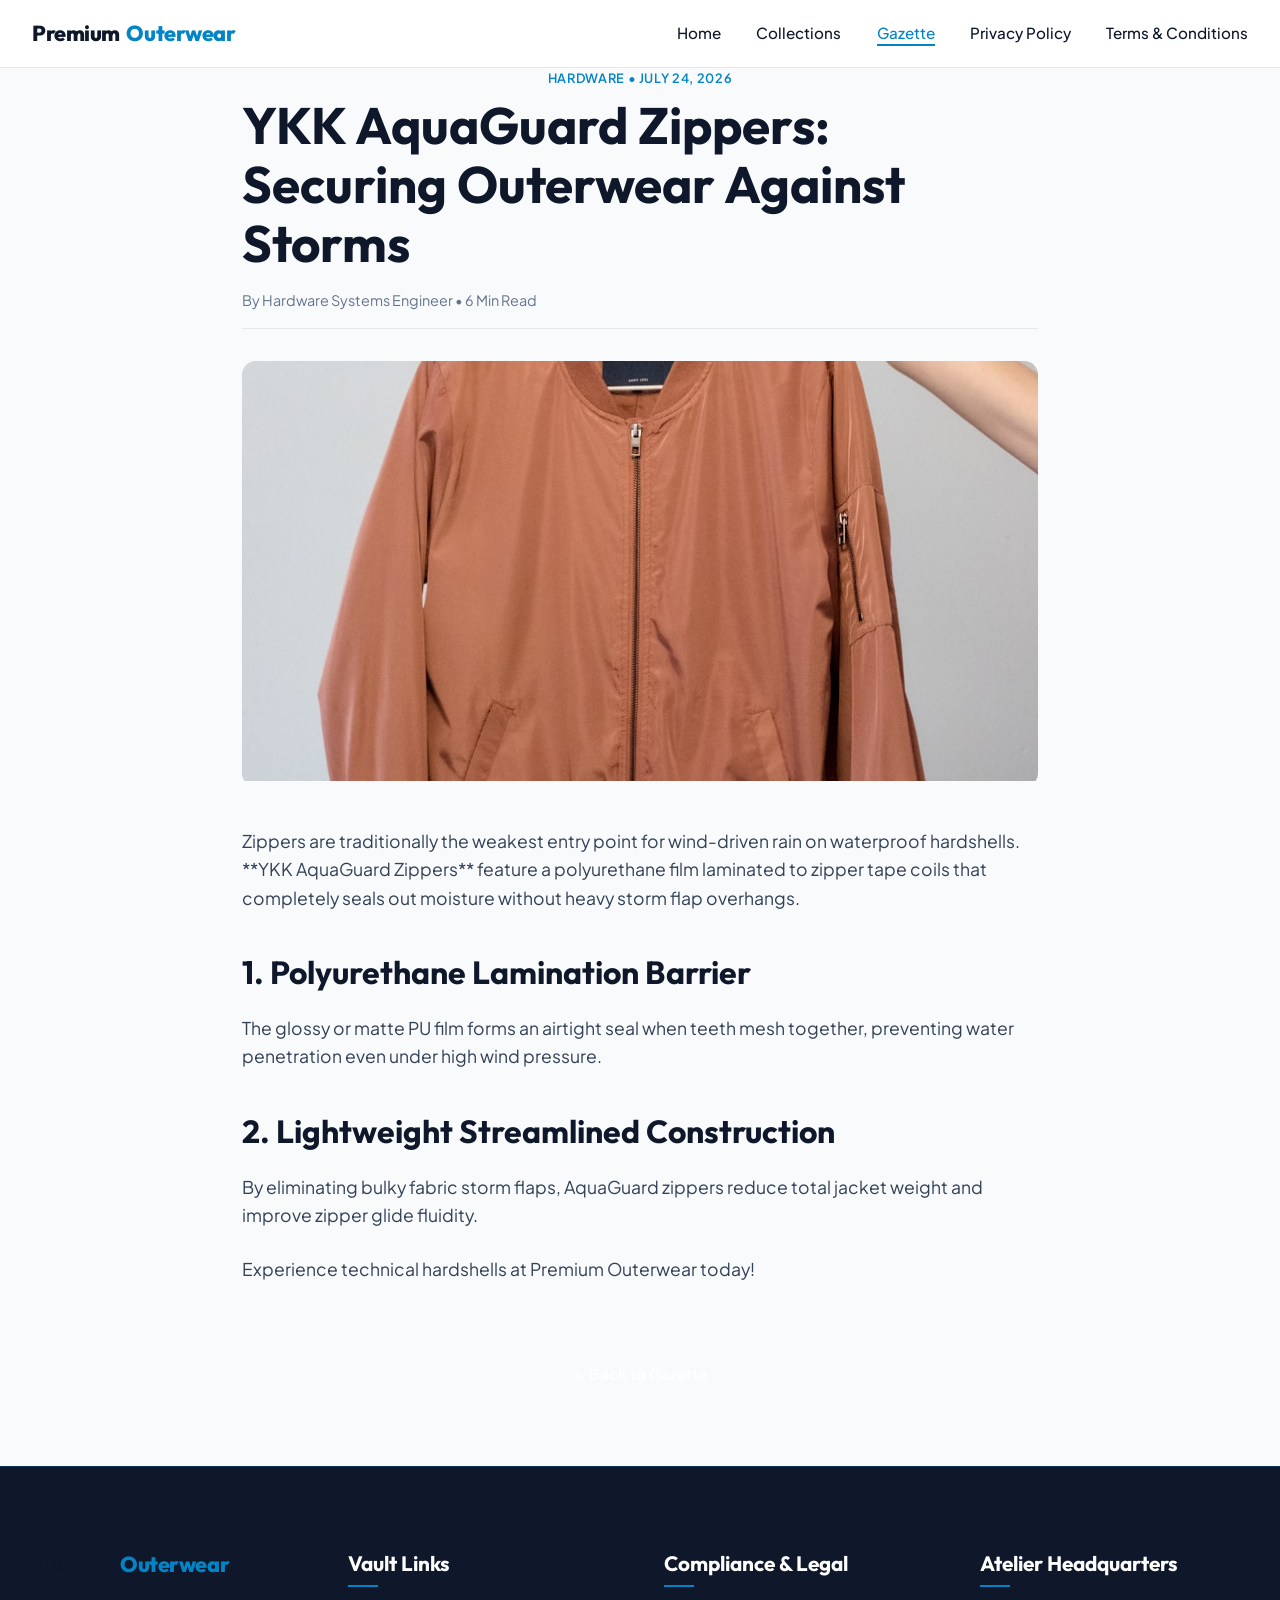
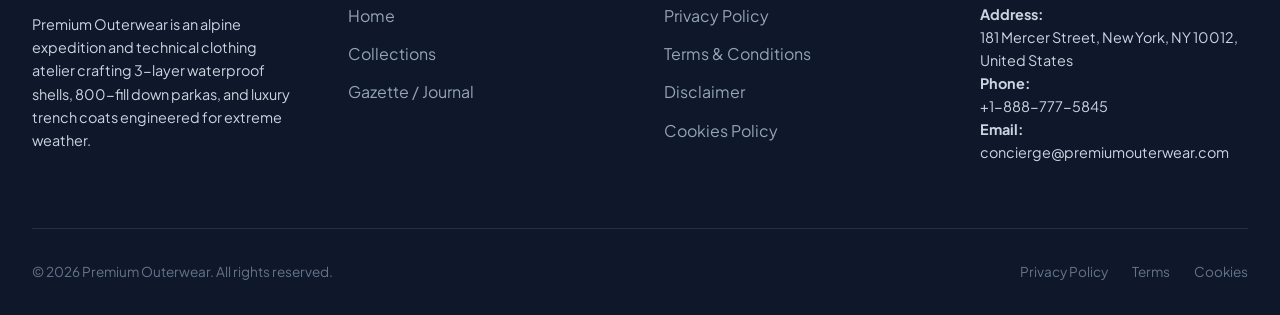
<file: blog/ykk-aquaguard-zippers-securing-outerwear-against-storms.html>
<!DOCTYPE html>
<html lang="en">
<head>
    <!-- Google tag (gtag.js) -->
    <script async src="https://www.googletagmanager.com/gtag/js?id=G-0LY0HY7L01"></script>
    <script>
      window.dataLayer = window.dataLayer || [];
      function gtag(){dataLayer.push(arguments);}
      gtag('js', new Date());

      gtag('config', 'G-0LY0HY7L01');
    </script>
    <meta charset="UTF-8">
    <meta name="viewport" content="width=device-width, initial-scale=1.0">
    <meta name="description" content="YKK AquaGuard zippers: securing outerwear against storms. Discover polyurethane zipper sealing technology.">
    <title>YKK AquaGuard Zippers Technology | Premium Outerwear</title>
    <link rel="stylesheet" href="../style.css">
</head>
<body>

    <!-- Header Navigation (Sleek Compact Logo: 1.35rem) -->
    <header>
        <nav class="navbar">
            <a href="../index.php" class="logo">Premium<span>Outerwear</span></a>
            <ul class="nav-links">
                <li><a href="../index.php">Home</a></li>
                <li><a href="../collections.html">Collections</a></li>
                <li><a href="index.html" class="active">Gazette</a></li>
                <li><a href="../privacy-policy.html">Privacy Policy</a></li>
                <li><a href="../terms.html">Terms & Conditions</a></li>
            </ul>
            <button class="menu-btn" aria-label="Toggle Navigation">
                <span></span>
                <span></span>
                <span></span>
            </button>
        </nav>
    </header>

    <!-- Main Content -->
    <main class="blog-page" style="margin: 0 auto;">
        <div class="blog-meta" style="text-align: center;">Hardware &bull; July 24, 2026</div>
        <h1>YKK AquaGuard Zippers: Securing Outerwear Against Storms</h1>
        <div class="meta-info">By Hardware Systems Engineer &bull; 6 Min Read</div>

        <div class="blog-featured-img">
            <img src="../img/jacket2.jpg" alt="YKK AquaGuard zippers on technical outerwear" loading="lazy">
        </div>

        <div class="blog-content">
            <p>Zippers are traditionally the weakest entry point for wind-driven rain on waterproof hardshells. **YKK AquaGuard Zippers** feature a polyurethane film laminated to zipper tape coils that completely seals out moisture without heavy storm flap overhangs.</p>

            <h2>1. Polyurethane Lamination Barrier</h2>
            <p>The glossy or matte PU film forms an airtight seal when teeth mesh together, preventing water penetration even under high wind pressure.</p>

            <h2>2. Lightweight Streamlined Construction</h2>
            <p>By eliminating bulky fabric storm flaps, AquaGuard zippers reduce total jacket weight and improve zipper glide fluidity.</p>

            <p>Experience technical hardshells at Premium Outerwear today!</p>
        </div>
        
        <div style="text-align: center; margin: 4rem 0;">
            <a href="index.html" class="btn btn-secondary">&larr; Back to Gazette</a>
        </div>
    </main>

    <!-- Footer (Sleek Compact Logo: 1.35rem) -->
    <footer>
        <div class="footer-container">
            <div class="footer-col" style="flex: 1.5;">
                <a href="../index.php" class="logo" style="margin-bottom: 2rem; display: inline-block;">Premium<span>Outerwear</span></a>
                <p>Premium Outerwear is an alpine expedition and technical clothing atelier crafting 3-layer waterproof shells, 800-fill down parkas, and luxury trench coats engineered for extreme weather.</p>
            </div>
            <div class="footer-col">
                <h4>Vault Links</h4>
                <ul>
                    <li><a href="../index.php">Home</a></li>
                    <li><a href="../collections.html">Collections</a></li>
                    <li><a href="index.html">Gazette / Journal</a></li>
                </ul>
            </div>
            <div class="footer-col">
                <h4>Compliance & Legal</h4>
                <ul>
                    <li><a href="../privacy-policy.html">Privacy Policy</a></li>
                    <li><a href="../terms.html">Terms & Conditions</a></li>
                    <li><a href="../disclaimer.html">Disclaimer</a></li>
                    <li><a href="../cookies.html">Cookies Policy</a></li>
                </ul>
            </div>
            <div class="footer-col" style="flex: 1.2;">
                <h4>Atelier Headquarters</h4>
                <p><strong>Address:</strong><br>181 Mercer Street, New York, NY 10012, United States</p>
                <p><strong>Phone:</strong><br>+1-888-777-5845</p>
                <p><strong>Email:</strong><br>concierge@premiumouterwear.com</p>
            </div>
        </div>
        <div class="footer-bottom">
            <p>&copy; 2026 Premium Outerwear. All rights reserved.</p>
            <div class="footer-bottom-links">
                <a href="../privacy-policy.html">Privacy Policy</a>
                <a href="../terms.html">Terms</a>
                <a href="../cookies.html">Cookies</a>
            </div>
        </div>
    </footer>

    <script src="../script.js"></script>
</body>
</html>
</file>
<file: style.css>
@import url('https://fonts.googleapis.com/css2?family=Outfit:wght@400;500;600;700;800&family=Plus+Jakarta+Sans:wght@300;400;500;600;700&display=swap');

:root {
    --primary: #0F172A;
    --primary-light: #1E293B;
    --cyan: #0284C7;
    --cyan-glow: #38BDF8;
    --cyan-light: #E0F2FE;
    --bg-light: #F8FAFC;
    --card-bg: #FFFFFF;
    --text-dark: #0F172A;
    --text-muted: #64748B;
    --border-color: #E2E8F0;
    --font-heading: 'Outfit', sans-serif;
    --font-body: 'Plus Jakarta Sans', sans-serif;
    --shadow-sm: 0 4px 6px -1px rgba(0, 0, 0, 0.04);
    --shadow-md: 0 10px 25px -5px rgba(15, 23, 42, 0.08);
    --shadow-lg: 0 20px 30px -10px rgba(15, 23, 42, 0.18);
    --radius: 12px;
    --transition: all 0.3s cubic-bezier(0.4, 0, 0.2, 1);
}

* {
    margin: 0;
    padding: 0;
    box-sizing: border-box;
}

body {
    font-family: var(--font-body);
    background-color: var(--bg-light);
    color: var(--text-dark);
    line-height: 1.6;
    overflow-x: hidden;
}

/* Announcement Bar */
.top-bar {
    background-color: var(--primary);
    color: var(--cyan-light);
    text-align: center;
    padding: 0.6rem 1rem;
    font-size: 0.85rem;
    font-weight: 500;
    letter-spacing: 0.06em;
    border-bottom: 1px solid rgba(2, 132, 199, 0.25);
}

.top-bar span {
    color: var(--cyan-glow);
    font-weight: 700;
}

/* Header & Navigation (Strict Logo Rule: 1.35rem) */
header {
    background: rgba(255, 255, 255, 0.95);
    backdrop-filter: blur(12px);
    position: sticky;
    top: 0;
    z-index: 1000;
    border-bottom: 1px solid var(--border-color);
}

.navbar {
    max-width: 1280px;
    margin: 0 auto;
    display: flex;
    justify-content: space-between;
    align-items: center;
    padding: 1rem 2rem;
}

.logo {
    font-family: var(--font-heading);
    font-size: 1.35rem; /* Strict compact logo rule */
    font-weight: 800;
    color: var(--primary);
    text-decoration: none;
    letter-spacing: -0.02em;
    display: flex;
    align-items: center;
    gap: 0.4rem;
}

.logo span {
    color: var(--cyan);
}

.nav-links {
    display: flex;
    list-style: none;
    gap: 2.2rem;
}

.nav-links a {
    text-decoration: none;
    color: var(--text-dark);
    font-weight: 500;
    font-size: 0.95rem;
    transition: var(--transition);
    position: relative;
    padding: 0.2rem 0;
}

.nav-links a::after {
    content: '';
    position: absolute;
    bottom: 0;
    left: 0;
    width: 0%;
    height: 2px;
    background-color: var(--cyan);
    transition: var(--transition);
}

.nav-links a:hover::after,
.nav-links a.active::after {
    width: 100%;
}

.nav-links a:hover,
.nav-links a.active {
    color: var(--cyan);
}

.menu-btn {
    display: none;
    background: none;
    border: none;
    cursor: pointer;
    flex-direction: column;
    gap: 5px;
}

.menu-btn span {
    width: 25px;
    height: 2px;
    background-color: var(--primary);
    transition: var(--transition);
}

/* Hero Section */
.hero {
    position: relative;
    background: linear-gradient(135deg, var(--primary) 0%, var(--primary-light) 100%);
    color: #FFFFFF;
    padding: 5.5rem 2rem 6.5rem;
    overflow: hidden;
}

.hero-container {
    max-width: 1280px;
    margin: 0 auto;
    display: grid;
    grid-template-columns: 1.1fr 0.9fr;
    gap: 4rem;
    align-items: center;
}

.hero-tag {
    display: inline-block;
    background: rgba(2, 132, 199, 0.15);
    color: var(--cyan-glow);
    border: 1px solid rgba(56, 189, 248, 0.4);
    padding: 0.4rem 1.2rem;
    border-radius: 50px;
    font-size: 0.85rem;
    font-weight: 600;
    letter-spacing: 0.08em;
    text-transform: uppercase;
    margin-bottom: 1.5rem;
}

.hero h1 {
    font-family: var(--font-heading);
    font-size: 3.8rem;
    line-height: 1.1;
    margin-bottom: 1.5rem;
    font-weight: 800;
}

.hero h1 span {
    color: var(--cyan-glow);
}

.hero p {
    font-size: 1.15rem;
    color: #CBD5E1;
    margin-bottom: 2.2rem;
    max-width: 560px;
}

.hero-btns {
    display: flex;
    gap: 1.2rem;
}

.btn {
    display: inline-block;
    padding: 0.9rem 2.2rem;
    border-radius: var(--radius);
    font-weight: 600;
    font-size: 0.95rem;
    text-decoration: none;
    transition: var(--transition);
    cursor: pointer;
    border: none;
}

.btn-primary {
    background: linear-gradient(135deg, var(--cyan) 0%, var(--cyan-glow) 100%);
    color: #FFFFFF;
    box-shadow: 0 4px 15px rgba(2, 132, 199, 0.35);
}

.btn-primary:hover {
    transform: translateY(-2px);
    box-shadow: 0 8px 25px rgba(2, 132, 199, 0.5);
}

.btn-secondary {
    background: transparent;
    color: #FFFFFF;
    border: 1px solid rgba(255, 255, 255, 0.3);
}

.btn-secondary:hover {
    background: rgba(255, 255, 255, 0.1);
    border-color: #FFFFFF;
}

.hero-image-wrapper {
    position: relative;
    border-radius: 16px;
    overflow: hidden;
    box-shadow: var(--shadow-lg);
    border: 1px solid rgba(2, 132, 199, 0.3);
}

.hero-image-wrapper img {
    width: 100%;
    height: 490px;
    object-fit: cover;
    display: block;
    transition: transform 0.6s ease;
}

.hero-image-wrapper:hover img {
    transform: scale(1.03);
}

.badge-overlay {
    position: absolute;
    bottom: 1.5rem;
    left: 1.5rem;
    background: rgba(15, 23, 42, 0.88);
    backdrop-filter: blur(8px);
    border: 1px solid rgba(56, 189, 248, 0.3);
    padding: 1rem 1.5rem;
    border-radius: 12px;
    color: #FFFFFF;
}

.badge-overlay h4 {
    font-family: var(--font-heading);
    font-size: 1.2rem;
    color: var(--cyan-glow);
}

.badge-overlay p {
    font-size: 0.85rem;
    color: #94A3B8;
    margin: 0;
}

/* Storm-Shield Waterproofing Interactive Section */
.weather-section {
    max-width: 1280px;
    margin: -3.5rem auto 4rem;
    position: relative;
    z-index: 10;
    padding: 0 2rem;
}

.weather-card {
    background: var(--card-bg);
    border-radius: 16px;
    padding: 2.5rem;
    box-shadow: var(--shadow-lg);
    border: 1px solid var(--border-color);
    display: grid;
    grid-template-columns: 1fr 1.2fr;
    gap: 3rem;
    align-items: center;
}

.weather-text h2 {
    font-family: var(--font-heading);
    font-size: 2.4rem;
    color: var(--primary);
    margin-bottom: 1rem;
}

.weather-text p {
    color: var(--text-muted);
    margin-bottom: 1.5rem;
}

.weather-controls {
    display: flex;
    flex-direction: column;
    gap: 1.2rem;
}

.input-group label {
    font-size: 0.85rem;
    font-weight: 700;
    text-transform: uppercase;
    letter-spacing: 0.05em;
    color: var(--text-dark);
    display: block;
    margin-bottom: 0.4rem;
}

.input-group select,
.input-group input[type="range"] {
    width: 100%;
    padding: 0.8rem 1rem;
    border: 1px solid var(--border-color);
    border-radius: 8px;
    font-family: var(--font-body);
    font-size: 0.95rem;
    outline: none;
    transition: var(--transition);
}

.weather-preview-box {
    background: linear-gradient(135deg, #1E293B 0%, #0F172A 100%);
    border-radius: 14px;
    padding: 2.8rem 2rem;
    text-align: center;
    border: 1px solid rgba(2, 132, 199, 0.35);
    box-shadow: inset 0 0 20px rgba(0,0,0,0.5);
    color: #FFFFFF;
}

.weather-gauge {
    font-family: var(--font-heading);
    font-size: 3.2rem;
    font-weight: 800;
    color: var(--cyan-glow);
    text-shadow: 0 2px 12px rgba(2, 132, 199, 0.4);
    margin: 1rem 0;
}

/* Outerwear Vault Catalog */
.catalog {
    max-width: 1280px;
    margin: 5rem auto;
    padding: 0 2rem;
}

.section-header {
    text-align: center;
    max-width: 680px;
    margin: 0 auto 3.5rem;
}

.section-tag {
    color: var(--cyan);
    font-size: 0.85rem;
    font-weight: 700;
    text-transform: uppercase;
    letter-spacing: 0.1em;
}

.section-header h2 {
    font-family: var(--font-heading);
    font-size: 2.8rem;
    color: var(--primary);
    margin: 0.5rem 0 1rem;
}

.section-header p {
    color: var(--text-muted);
}

.product-grid {
    display: grid;
    grid-template-columns: repeat(auto-fit, minmax(280px, 1fr));
    gap: 2rem;
}

.product-card {
    background: var(--card-bg);
    border-radius: 14px;
    overflow: hidden;
    border: 1px solid var(--border-color);
    box-shadow: var(--shadow-sm);
    transition: var(--transition);
    display: flex;
    flex-direction: column;
}

.product-card:hover {
    transform: translateY(-6px);
    box-shadow: var(--shadow-lg);
    border-color: rgba(2, 132, 199, 0.4);
}

.product-img {
    position: relative;
    height: 280px;
    overflow: hidden;
}

.product-img img {
    width: 100%;
    height: 100%;
    object-fit: cover;
    transition: transform 0.5s ease;
}

.product-card:hover .product-img img {
    transform: scale(1.08);
}

.product-tag {
    position: absolute;
    top: 1rem;
    right: 1rem;
    background: var(--primary);
    color: var(--cyan-light);
    font-size: 0.75rem;
    font-weight: 700;
    padding: 0.3rem 0.8rem;
    border-radius: 50px;
    letter-spacing: 0.05em;
}

.product-info {
    padding: 1.5rem;
    display: flex;
    flex-direction: column;
    flex: 1;
}

.product-info h3 {
    font-family: var(--font-heading);
    font-size: 1.5rem;
    color: var(--primary);
    margin-bottom: 0.5rem;
}

.product-info p {
    color: var(--text-muted);
    font-size: 0.9rem;
    margin-bottom: 1.2rem;
    flex: 1;
}

.product-bottom {
    display: flex;
    justify-content: space-between;
    align-items: center;
    padding-top: 1rem;
    border-top: 1px solid var(--border-color);
}

.price {
    font-size: 1.25rem;
    font-weight: 700;
    color: var(--cyan);
}

/* Technical Benchmarks */
.benchmarks {
    background: var(--primary);
    color: #FFFFFF;
    padding: 5rem 2rem;
    margin: 5rem 0;
}

.benchmarks-container {
    max-width: 1280px;
    margin: 0 auto;
    display: grid;
    grid-template-columns: repeat(auto-fit, minmax(250px, 1fr));
    gap: 2.5rem;
}

.benchmark-card {
    background: rgba(255, 255, 255, 0.04);
    border: 1px solid rgba(2, 132, 199, 0.25);
    border-radius: 12px;
    padding: 2rem;
    text-align: center;
    transition: var(--transition);
}

.benchmark-card:hover {
    background: rgba(255, 255, 255, 0.08);
    border-color: var(--cyan);
}

.benchmark-icon {
    font-size: 2.2rem;
    color: var(--cyan-glow);
    margin-bottom: 1rem;
}

.benchmark-card h4 {
    font-family: var(--font-heading);
    font-size: 1.4rem;
    margin-bottom: 0.6rem;
}

.benchmark-card p {
    color: #94A3B8;
    font-size: 0.9rem;
}

/* Blog / Gazette Section */
.blog-section {
    max-width: 1280px;
    margin: 5rem auto;
    padding: 0 2rem;
}

.blog-grid {
    display: grid;
    grid-template-columns: repeat(auto-fit, minmax(320px, 1fr));
    gap: 2rem;
}

.blog-card {
    background: var(--card-bg);
    border-radius: 14px;
    overflow: hidden;
    border: 1px solid var(--border-color);
    box-shadow: var(--shadow-sm);
    transition: var(--transition);
}

.blog-card:hover {
    transform: translateY(-5px);
    box-shadow: var(--shadow-md);
}

.blog-card img {
    width: 100%;
    height: 210px;
    object-fit: cover;
}

.blog-card-content {
    padding: 1.5rem;
}

.blog-meta {
    font-size: 0.8rem;
    color: var(--cyan);
    font-weight: 600;
    text-transform: uppercase;
    letter-spacing: 0.05em;
    margin-bottom: 0.5rem;
}

.blog-card h3 {
    font-family: var(--font-heading);
    font-size: 1.4rem;
    color: var(--primary);
    margin-bottom: 0.8rem;
    line-height: 1.3;
}

.blog-card p {
    color: var(--text-muted);
    font-size: 0.9rem;
    margin-bottom: 1.2rem;
}

.read-more {
    color: var(--primary);
    font-weight: 700;
    font-size: 0.85rem;
    text-decoration: none;
    display: inline-flex;
    align-items: center;
    gap: 0.4rem;
    transition: var(--transition);
}

.read-more:hover {
    color: var(--cyan);
    gap: 0.6rem;
}

/* Blog Post Detail Page Styling */
.blog-page {
    max-width: 860px;
    margin: 4rem auto;
    padding: 0 2rem;
}

.blog-page h1 {
    font-family: var(--font-heading);
    font-size: 3.2rem;
    color: var(--primary);
    margin-bottom: 1rem;
    line-height: 1.15;
}

.meta-info {
    font-size: 0.9rem;
    color: var(--text-muted);
    margin-bottom: 2rem;
    padding-bottom: 1rem;
    border-bottom: 1px solid var(--border-color);
}

.blog-featured-img {
    border-radius: 14px;
    overflow: hidden;
    margin-bottom: 2.5rem;
}

.blog-featured-img img {
    width: 100%;
    height: 420px;
    object-fit: cover;
}

.blog-content p {
    font-size: 1.1rem;
    margin-bottom: 1.6rem;
    color: #334155;
}

.blog-content h2 {
    font-family: var(--font-heading);
    font-size: 2rem;
    color: var(--primary);
    margin: 2.2rem 0 1rem;
}

/* Footer (Sleek Compact Logo: 1.35rem) */
footer {
    background: var(--primary);
    color: #CBD5E1;
    padding: 5rem 2rem 2rem;
    border-top: 1px solid rgba(2, 132, 199, 0.25);
}

.footer-container {
    max-width: 1280px;
    margin: 0 auto;
    display: grid;
    grid-template-columns: repeat(auto-fit, minmax(220px, 1fr));
    gap: 3rem;
    margin-bottom: 4rem;
}

.footer-col h4 {
    font-family: var(--font-heading);
    font-size: 1.3rem;
    color: #FFFFFF;
    margin-bottom: 1.4rem;
    position: relative;
}

.footer-col h4::after {
    content: '';
    position: absolute;
    bottom: -0.4rem;
    left: 0;
    width: 30px;
    height: 2px;
    background-color: var(--cyan);
}

.footer-col ul {
    list-style: none;
}

.footer-col ul li {
    margin-bottom: 0.8rem;
}

.footer-col ul li a {
    color: #94A3B8;
    text-decoration: none;
    transition: var(--transition);
}

.footer-col ul li a:hover {
    color: var(--cyan-glow);
    padding-left: 4px;
}

.footer-col p {
    font-size: 0.9rem;
    line-height: 1.6;
}

.footer-bottom {
    max-width: 1280px;
    margin: 0 auto;
    padding-top: 2rem;
    border-top: 1px solid rgba(255, 255, 255, 0.1);
    display: flex;
    justify-content: space-between;
    align-items: center;
    font-size: 0.85rem;
    color: #64748B;
}

.footer-bottom-links {
    display: flex;
    gap: 1.5rem;
}

.footer-bottom-links a {
    color: #64748B;
    text-decoration: none;
}

.footer-bottom-links a:hover {
    color: var(--cyan);
}

/* Responsive */
@media (max-width: 992px) {
    .hero-container {
        grid-template-columns: 1fr;
        text-align: center;
    }
    .hero p {
        margin: 0 auto 2rem;
    }
    .hero-btns {
        justify-content: center;
    }
    .weather-card {
        grid-template-columns: 1fr;
    }
}

@media (max-width: 768px) {
    .nav-links {
        display: none;
    }
    .menu-btn {
        display: flex;
    }
    .hero h1 {
        font-size: 2.8rem;
    }
    .footer-bottom {
        flex-direction: column;
        gap: 1rem;
        text-align: center;
    }
}
</file>
